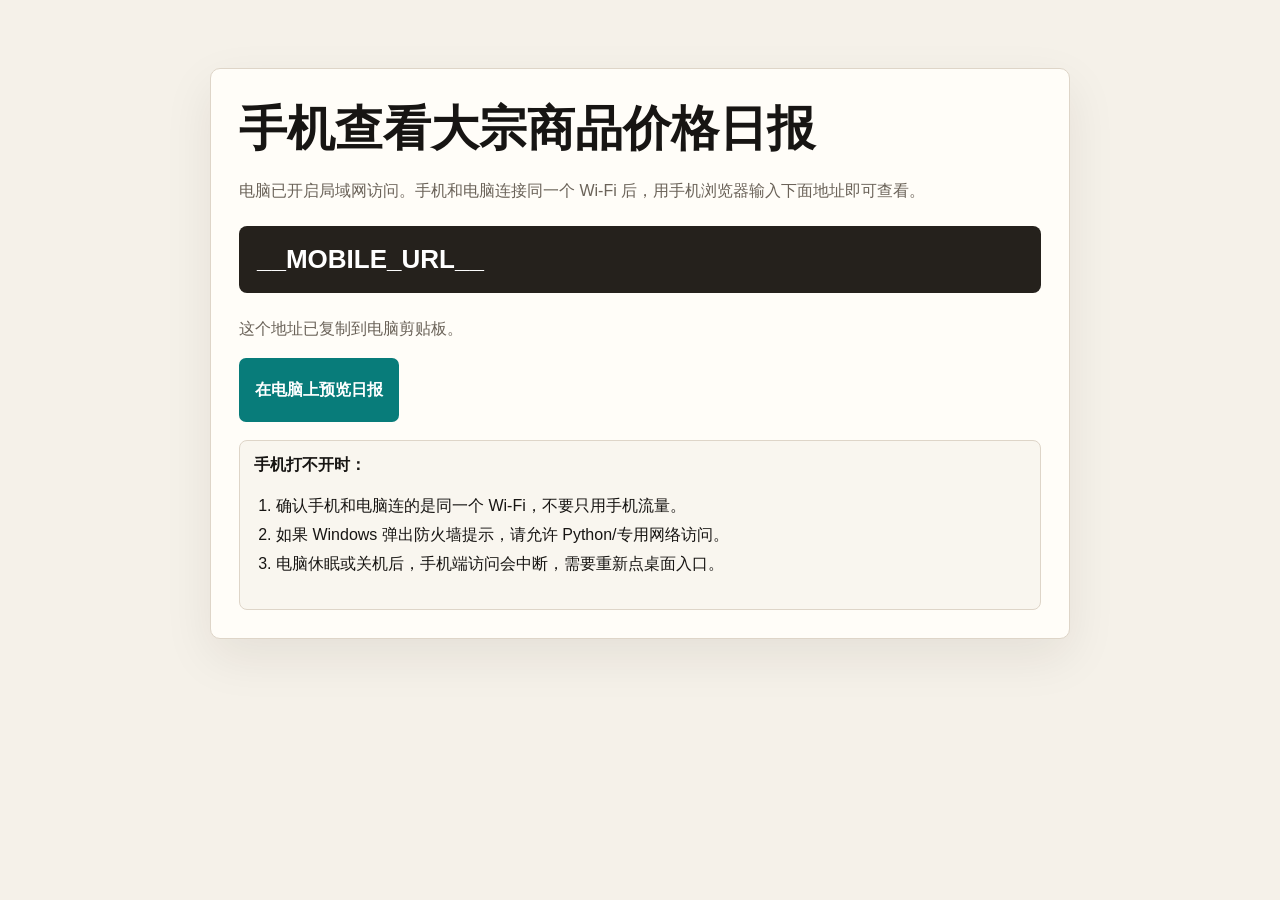
<file: mobile_access_template.html>
<!doctype html>
<html lang="zh-CN">
<head>
  <meta charset="utf-8">
  <meta name="viewport" content="width=device-width, initial-scale=1">
  <title>手机查看大宗商品价格日报</title>
  <style>
    body {
      margin: 0;
      font-family: "Microsoft YaHei", "PingFang SC", "Segoe UI", Arial, sans-serif;
      background: #f5f1e9;
      color: #171513;
    }
    main {
      max-width: 860px;
      margin: 40px auto;
      padding: 28px;
    }
    .card {
      background: #fffdf8;
      border: 1px solid #ded5c8;
      border-radius: 10px;
      box-shadow: 0 18px 50px rgba(36, 29, 18, .08);
      padding: 28px;
    }
    h1 {
      margin: 0 0 12px;
      font-size: clamp(28px, 6vw, 48px);
    }
    p {
      color: #6b6359;
      line-height: 1.7;
    }
    .url {
      margin: 22px 0;
      padding: 18px;
      background: #25211c;
      color: #fff;
      border-radius: 8px;
      font-size: clamp(18px, 3vw, 26px);
      font-weight: 800;
      word-break: break-all;
    }
    a.button {
      display: inline-flex;
      min-height: 44px;
      align-items: center;
      padding: 10px 16px;
      background: #087c7a;
      color: #fff;
      text-decoration: none;
      border-radius: 7px;
      font-weight: 800;
    }
    ol {
      line-height: 1.8;
      padding-left: 22px;
    }
    .note {
      margin-top: 18px;
      padding: 14px;
      background: #f9f6ef;
      border: 1px solid #ded5c8;
      border-radius: 8px;
    }
  </style>
</head>
<body>
  <main>
    <section class="card">
      <h1>手机查看大宗商品价格日报</h1>
      <p>电脑已开启局域网访问。手机和电脑连接同一个 Wi-Fi 后，用手机浏览器输入下面地址即可查看。</p>
      <div class="url">__MOBILE_URL__</div>
      <p>这个地址已复制到电脑剪贴板。</p>
      <a class="button" href="__LOCAL_PREVIEW__" target="_blank">在电脑上预览日报</a>
      <div class="note">
        <strong>手机打不开时：</strong>
        <ol>
          <li>确认手机和电脑连的是同一个 Wi-Fi，不要只用手机流量。</li>
          <li>如果 Windows 弹出防火墙提示，请允许 Python/专用网络访问。</li>
          <li>电脑休眠或关机后，手机端访问会中断，需要重新点桌面入口。</li>
        </ol>
      </div>
    </section>
  </main>
</body>
</html>
</file>
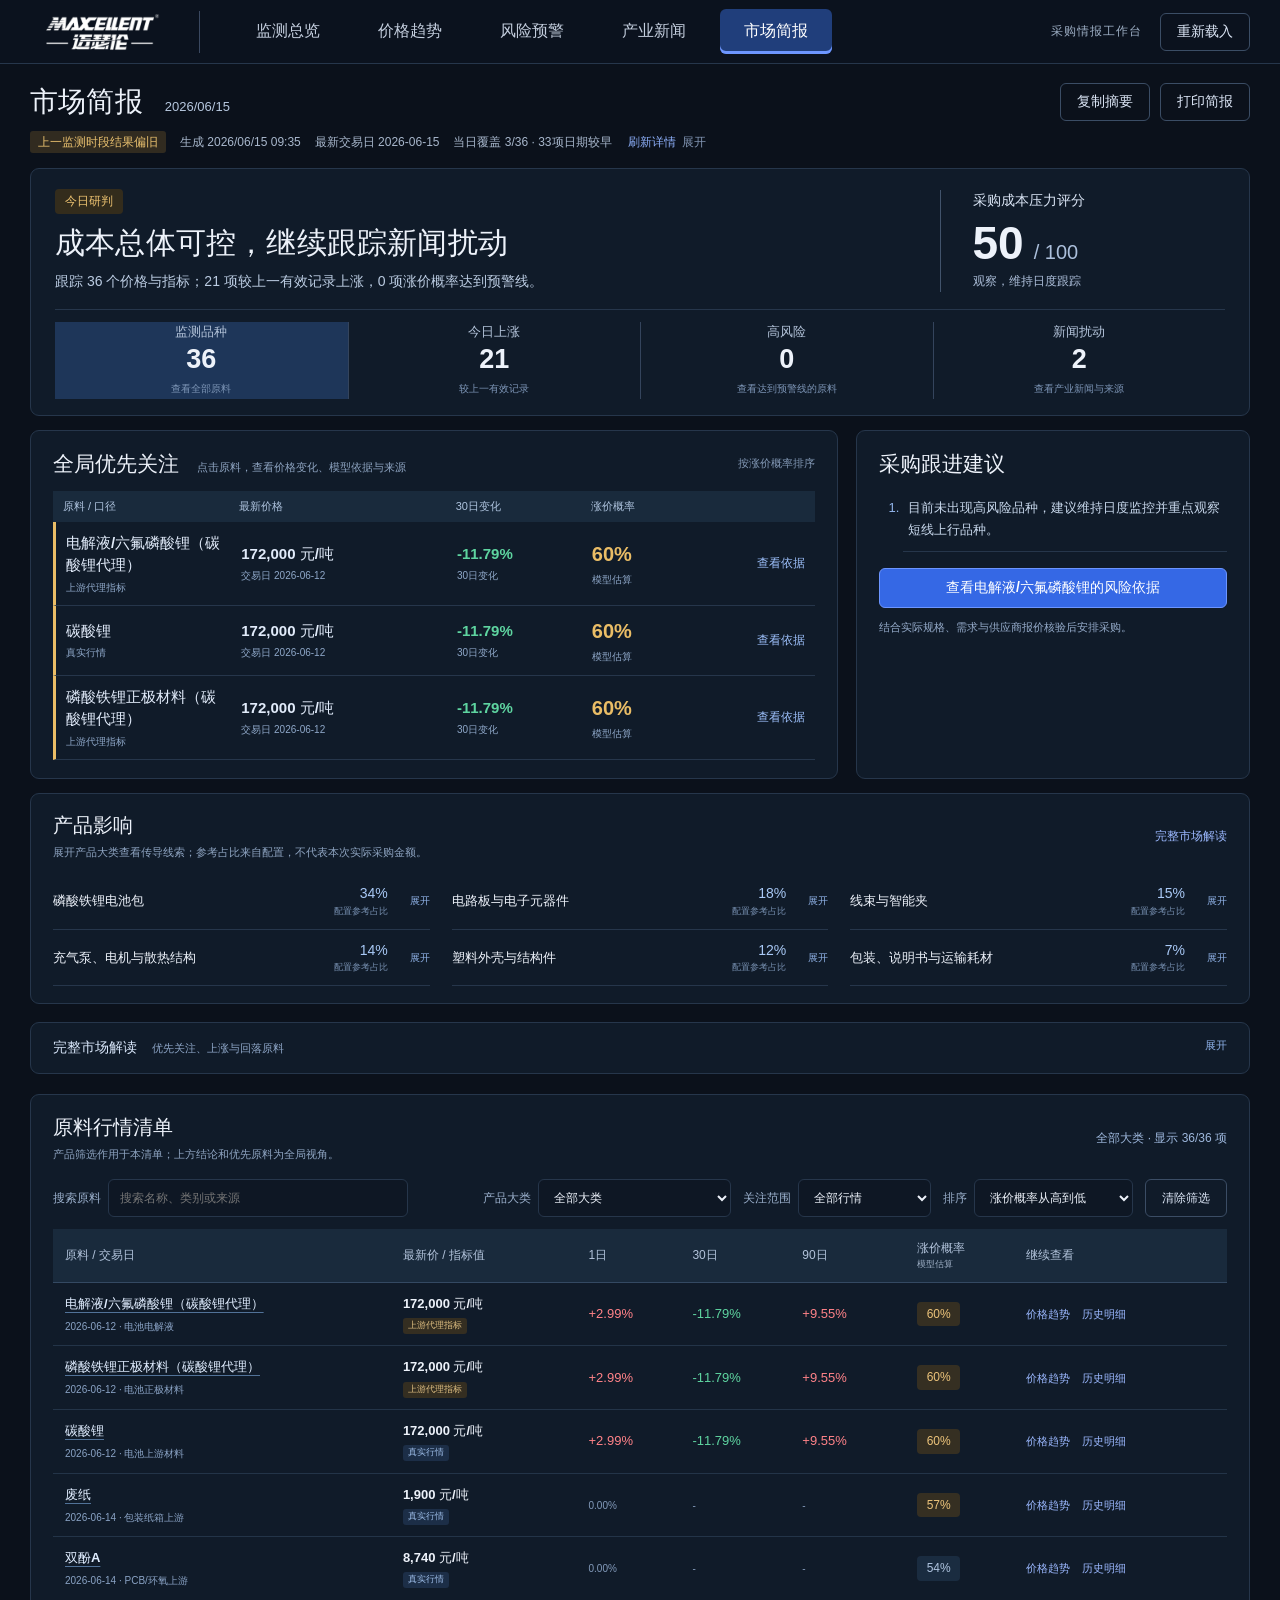
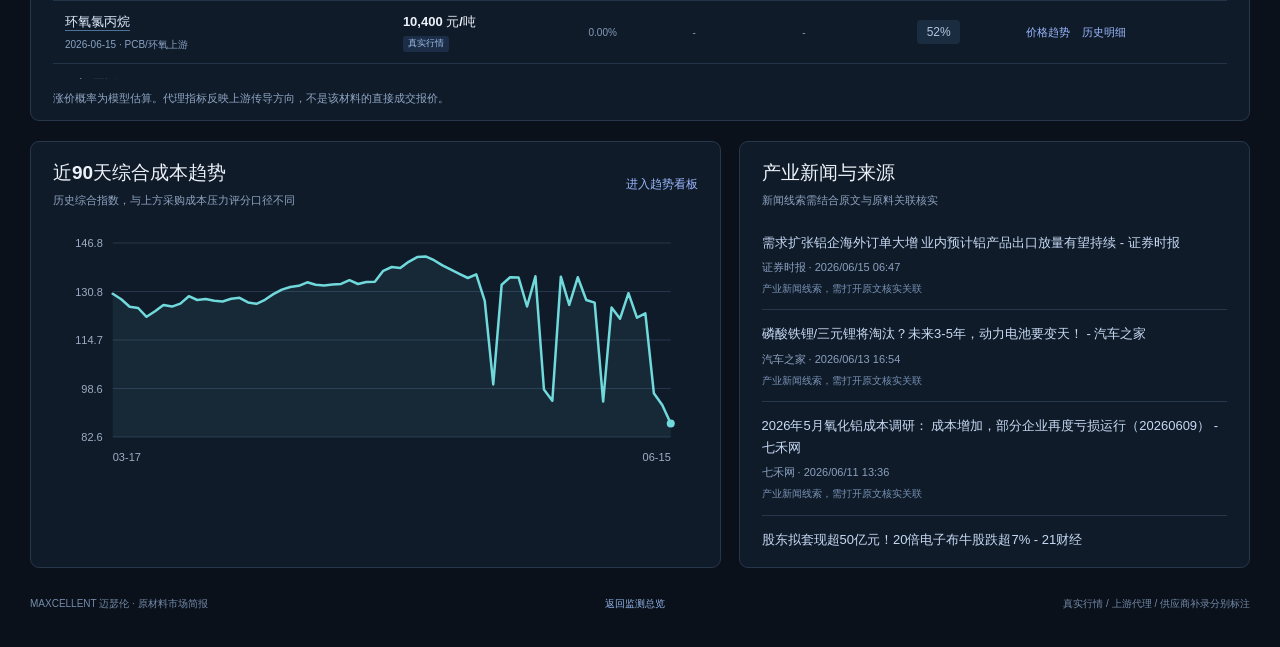
<file: dashboard/report.html>
<!doctype html>
<html lang="zh-CN">
  <head>
    <meta charset="utf-8" />
    <meta name="viewport" content="width=device-width, initial-scale=1" />
    <meta
      http-equiv="Cache-Control"
      content="no-cache, no-store, must-revalidate"
    />
    <title>迈瑟伦原材料市场简报</title>
    <link rel="icon" href="./assets/maxcellent-favicon.png" />
    <link rel="stylesheet" href="./styles.css?v=20261120-dark-9" />
    <link rel="stylesheet" href="./report.css?v=20261120-brief-2" />
  </head>
  <body class="report-page">
    <a class="skip-link" href="#briefFocusSection">跳到优先原料</a>
    <header class="masthead">
      <a
        class="brand-mark"
        href="./index.html"
        data-trend-nav="overview"
        aria-label="迈瑟伦监测总览"
        ><img
          src="./assets/maxcellent-logo-wordmark.png"
          alt="MAXCELLENT 迈瑟伦"
      /></a>
      <nav class="main-nav" aria-label="看板导航">
        <a href="./index.html" data-trend-nav="overview">监测总览</a
        ><a href="./index.html" data-trend-nav="chartSection">价格趋势</a
        ><a href="./index.html" data-trend-nav="riskSection">风险预警</a
        ><a href="./index.html" data-trend-nav="newsSection">产业新闻</a
        ><a class="active" href="#reportTop" aria-current="page">市场简报</a>
      </nav>
      <div class="masthead-actions">
        <span class="terminal-label">采购情报工作台</span
        ><button
          class="icon-button"
          id="reloadButton"
          title="重新载入已生成的行情，不触发采集"
        >
          重新载入
        </button>
      </div>
    </header>
    <main class="content report-content" id="reportTop">
      <header class="brief-page-heading">
        <div>
          <h1>市场简报</h1>
          <span id="briefDate" class="brief-date">原材料采购情报</span>
        </div>
        <div class="brief-page-actions">
          <button
            class="icon-button"
            id="copyBrief"
            title="复制包含日期、口径与采购关注点的全局摘要"
          >
            复制摘要</button
          ><button class="icon-button" id="printBrief">打印简报</button>
        </div>
      </header>
      <details class="freshness-details" id="refreshDetails">
        <summary>
          <span id="freshnessSummary">正在读取行情与刷新状态…</span
          ><span class="details-toggle">刷新详情</span>
        </summary>
        <p id="reportDate">正在读取今日价格与趋势</p>
        <section
          id="refreshWarningBanner"
          class="refresh-warning-banner"
          hidden
        ></section>
        <section class="refresh-status-strip" id="refreshStatusStrip">
          <article class="refresh-status-card">
            <span>当前状态</span><strong id="refreshStateLabel">正在读取</strong
            ><small id="refreshStateDetail"></small>
          </article>
          <article class="refresh-status-card">
            <span>刷新时间</span><strong id="refreshGeneratedAt">--</strong
            ><small id="refreshGeneratedAtDetail"></small>
          </article>
          <article class="refresh-status-card">
            <span>最新交易日</span><strong id="refreshTradingDate">--</strong
            ><small id="refreshTradingDateDetail"></small>
          </article>
          <article class="refresh-status-card">
            <span>下次计划刷新</span><strong id="refreshNextSlot">--</strong
            ><small id="refreshNextSlotDetail"></small>
          </article>
        </section>
      </details>
      <section class="brief-hero panel" aria-labelledby="briefHeadline">
        <div class="brief-hero-top">
          <div class="brief-hero-copy">
            <span class="brief-judgement-label">今日研判</span>
            <h2 id="briefHeadline">正在汇总今日市场</h2>
            <p id="briefLead">读取原料变化与采购关注点</p>
          </div>
          <div class="brief-score">
            <span>采购成本压力评分</span>
            <div><strong id="score">--</strong><span>/ 100</span></div>
            <small id="scoreText">正在读取</small>
          </div>
        </div>
        <section
          class="brief-metrics metric-grid"
          aria-label="按简报指标继续查看"
        >
          <button class="metric-card" data-brief-filter="all">
            <span>监测品种</span><strong id="tracked">--</strong
            ><small>查看全部原料</small></button
          ><button class="metric-card" data-brief-filter="rising">
            <span>今日上涨</span><strong id="rising">--</strong
            ><small>较上一有效记录</small></button
          ><button class="metric-card" data-brief-filter="high">
            <span>高风险</span><strong id="highRisk">--</strong
            ><small>查看达到预警线的原料</small></button
          ><button class="metric-card" data-brief-filter="news">
            <span>新闻扰动</span><strong id="newsRisk">--</strong
            ><small>查看产业新闻与来源</small>
          </button>
        </section>
      </section>
      <section class="brief-core-grid">
        <section class="panel brief-focus-panel" id="briefFocusSection">
          <div class="panel-heading">
            <div>
              <h2>全局优先关注</h2>
              <p class="section-hint">点击原料，查看价格变化、模型依据与来源</p>
            </div>
            <span class="subtle-label">按涨价概率排序</span>
          </div>
          <div id="priorityList" class="brief-priority-list"></div>
        </section>
        <section class="panel brief-action-panel">
          <div class="panel-heading"><h2>采购跟进建议</h2></div>
          <ol id="actions" class="brief-actions"></ol>
          <button id="briefPrimaryAction" class="primary-button">
            查看优先原料的风险依据
          </button>
          <p class="brief-action-note">
            结合实际规格、需求与供应商报价核验后安排采购。
          </p>
        </section>
      </section>
      <section class="panel component-panel" aria-labelledby="componentTitle">
        <div class="panel-heading">
          <div>
            <h2 id="componentTitle">产品影响</h2>
            <p class="section-hint">
              展开产品大类查看传导线索；参考占比来自配置，不代表本次实际采购金额。
            </p>
          </div>
          <a class="text-link" href="#marketReading">完整市场解读</a>
        </div>
        <div id="componentGrid" class="component-grid"></div>
      </section>
      <details class="panel brief-reading" id="marketReading">
        <summary>
          <span>完整市场解读</span><small>优先关注、上涨与回落原料</small>
        </summary>
        <div id="briefCards" class="brief-cards"></div>
      </details>
      <section class="panel brief-material-panel" id="materialSection">
        <div class="panel-heading">
          <div>
            <h2>原料行情清单</h2>
            <p class="section-hint">
              产品筛选作用于本清单；上方结论和优先原料为全局视角。
            </p>
          </div>
          <span id="briefResultCount" aria-live="polite"></span>
        </div>
        <div class="brief-toolbar">
          <label class="search-field"
            ><span>搜索原料</span
            ><input
              id="briefSearch"
              type="search"
              placeholder="搜索名称、类别或来源"
              autocomplete="off" /></label
          ><label
            ><span>产品大类</span
            ><select id="briefCategory">
              <option value="全部">全部</option>
            </select></label
          ><label
            ><span>关注范围</span
            ><select id="briefRiskFilter">
              <option value="all">全部行情</option>
              <option value="high">高风险 ≥65%</option>
              <option value="rising">今日上涨</option>
              <option value="news">有匹配新闻</option>
              <option value="real">真实行情</option>
              <option value="proxy">上游代理指标</option>
            </select></label
          ><label
            ><span>排序</span
            ><select id="briefSort">
              <option value="risk">涨价概率从高到低</option>
              <option value="change30">30日涨幅从高到低</option>
              <option value="name">原料名称</option>
            </select></label
          ><button id="briefReset" class="quiet-button">清除筛选</button>
        </div>
        <div id="visualTable" class="visual-table"></div>
        <p class="table-note">
          涨价概率为模型估算。代理指标反映上游传导方向，不是该材料的直接成交报价。
        </p>
      </section>
      <section class="brief-lower-grid">
        <section class="panel brief-chart-panel">
          <div class="panel-heading">
            <div>
              <h2>近90天综合成本趋势</h2>
              <p class="section-hint">
                历史综合指数，与上方采购成本压力评分口径不同
              </p>
            </div>
            <a data-trend-link="chart" href="./index.html">进入趋势看板</a>
          </div>
          <div class="brief-chart-wrap">
            <svg
              id="indexChart"
              viewBox="0 0 920 250"
              role="img"
              aria-label="近90天综合成本趋势"
            ></svg>
          </div>
        </section>
        <section class="panel" id="briefNewsSection">
          <div class="panel-heading">
            <div>
              <h2>产业新闻与来源</h2>
              <p class="section-hint">新闻线索需结合原文与原料关联核实</p>
            </div>
          </div>
          <div id="newsList" class="news-list"></div>
        </section>
      </section>
      <footer class="brand-footer">
        <span>MAXCELLENT 迈瑟伦 · 原材料市场简报</span
        ><a data-trend-link="overview" href="./index.html">返回监测总览</a
        ><span>真实行情 / 上游代理 / 供应商补录分别标注</span>
      </footer>
    </main>
    <dialog
      id="briefDetailDialog"
      class="detail-dialog"
      aria-labelledby="briefDetailTitle"
    >
      <div class="detail-header">
        <div>
          <p class="eyebrow">MATERIAL INSIGHT</p>
          <h2 id="briefDetailTitle">原料详情</h2>
        </div>
        <button
          id="briefDetailClose"
          class="icon-button"
          aria-label="关闭原料详情"
        >
          关闭
        </button>
      </div>
      <div id="briefDetailBody" class="detail-body"></div>
      <div class="detail-footer">
        <a id="briefDetailTrend" class="primary-button" href="./index.html"
          >查看价格趋势</a
        ><a id="briefDetailHistory" class="icon-button" href="./index.html"
          >查看历史明细</a
        ><small>打开对应原料的看板与历史，继续核对价格和日期。</small>
      </div>
    </dialog>
    <div
      id="briefToast"
      class="brief-toast"
      role="status"
      aria-live="polite"
      hidden
    ></div>
    <!-- runtime-loader:start -->
    <script>
      (function () {
        var stamp = new Date()
          .toISOString()
          .replace(/[-:TZ.]/g, "")
          .slice(0, 14);
        var PUBLIC_DATA_URL =
          "https://chefkang.github.io/commodity-monitor/data.js";
        var PUBLIC_HOST_RE = /(^|\.)chefkang\.github\.io$/i;
        var PUBLIC_LAG_TOLERANCE_MS = 3 * 60 * 1000;

        function loadScript(src, onload, attrs, onerror) {
          var script = document.createElement("script");
          script.src = src;
          script.async = false;
          if (attrs) {
            Object.keys(attrs).forEach(function (key) {
              script.setAttribute(key, attrs[key]);
            });
          }
          var finished = false;
          var complete = function (ok) {
            if (finished) return;
            finished = true;
            clearTimeout(timer);
            if (ok) {
              if (onload) onload();
            } else {
              script.remove();
              if (onerror) onerror();
            }
          };
          var timer = onerror
            ? setTimeout(function () {
                complete(false);
              }, 4500)
            : null;
          script.onload = function () {
            complete(true);
          };
          script.onerror = function () {
            complete(false);
          };
          document.body.appendChild(script);
        }

        function parseGeneratedAtMs(payload) {
          var value =
            payload && payload.generated_at
              ? Date.parse(payload.generated_at)
              : NaN;
          return Number.isFinite(value) ? value : null;
        }

        function latestCount(payload) {
          return payload && Array.isArray(payload.latest)
            ? payload.latest.length
            : 0;
        }

        function shouldCheckPublicData() {
          var protocol = String(window.location.protocol || "").toLowerCase();
          var hostname = String(window.location.hostname || "").toLowerCase();
          if (protocol === "file:") {
            return true;
          }
          if (!hostname) {
            return true;
          }
          return !PUBLIC_HOST_RE.test(hostname);
        }

        function shouldPreferCandidate(basePayload, candidatePayload) {
          var baseGeneratedAt = parseGeneratedAtMs(basePayload);
          var candidateGeneratedAt = parseGeneratedAtMs(candidatePayload);

          if (candidateGeneratedAt !== null && baseGeneratedAt === null) {
            return true;
          }

          if (
            candidateGeneratedAt !== null &&
            baseGeneratedAt !== null &&
            candidateGeneratedAt > baseGeneratedAt + PUBLIC_LAG_TOLERANCE_MS
          ) {
            return true;
          }

          if (latestCount(candidatePayload) !== latestCount(basePayload)) {
            if (candidateGeneratedAt === null) {
              return baseGeneratedAt === null;
            }
            return (
              baseGeneratedAt === null ||
              candidateGeneratedAt >= baseGeneratedAt
            );
          }

          return false;
        }

        function ensurePreferredDataSource(continueLoad) {
          var localPayload = window.COMMODITY_MONITOR_DATA || {};
          var checkPublicData = shouldCheckPublicData();

          window.COMMODITY_MONITOR_RUNTIME = {
            check_public_data: checkPublicData,
            public_data_url: PUBLIC_DATA_URL,
            public_lag_tolerance_ms: PUBLIC_LAG_TOLERANCE_MS,
            data_source: checkPublicData ? "local" : "public",
            data_source_label: checkPublicData ? "本地副本" : "公网实时结果",
            data_source_reason: "",
          };

          if (!checkPublicData) {
            continueLoad();
            return;
          }

          loadScript(
            PUBLIC_DATA_URL + "?ts=" + stamp,
            function () {
              var publicPayload = window.COMMODITY_MONITOR_DATA || {};
              if (shouldPreferCandidate(localPayload, publicPayload)) {
                window.COMMODITY_MONITOR_RUNTIME.data_source = "public";
                window.COMMODITY_MONITOR_RUNTIME.data_source_label =
                  "公网同步结果";
                window.COMMODITY_MONITOR_RUNTIME.data_source_reason =
                  "当前页面自动优先使用比本地副本更新的公网结果。";
              } else {
                window.COMMODITY_MONITOR_DATA = localPayload;
              }
              continueLoad();
            },
            null,
            function () {
              window.COMMODITY_MONITOR_DATA = localPayload;
              continueLoad();
            },
          );
        }

        loadScript("./data.js?ts=" + stamp, function () {
          ensurePreferredDataSource(function () {
            loadScript("./report.js?v=20261120-brief-2&ts=" + stamp);
          });
        });
      })();
    </script>
    <!-- runtime-loader:end -->
  </body>
</html>
</file>
<file: dashboard/styles.css>
:root {
  color-scheme: dark;
  --bg: #0b111b;
  --surface: #101b29;
  --surface-alt: #142132;
  --ink: #edf2fa;
  --text: #edf2fa;
  --muted: #9daec4;
  --line: #26364b;
  --teal: #5386ff;
  --accent: #70d9db;
  --blue: #5386ff;
  --green: #5ed4a0;
  --red: #ff8288;
  --amber: #eabd66;
  --shadow: none;
  --shadow-hover: none;
  font-family: "Segoe UI", "Microsoft YaHei", "PingFang SC", Arial, sans-serif;
  font-synthesis: none;
  font-size: 14px;
}
* {
  box-sizing: border-box;
}
html {
  scroll-behavior: smooth;
  scroll-padding-top: 96px;
}
body {
  margin: 0;
  background: var(--bg);
  color: var(--ink);
  line-height: 1.55;
}
button,
input,
select {
  font: inherit;
}
button,
a,
input,
select,
summary {
  -webkit-tap-highlight-color: transparent;
}
button,
select,
summary {
  cursor: pointer;
}
a {
  color: #9bb8ff;
  text-decoration: none;
}
a:hover {
  color: #c5d5ff;
  text-decoration: underline;
}
button {
  color: var(--ink);
}
button:focus-visible,
a:focus-visible,
input:focus-visible,
select:focus-visible,
summary:focus-visible,
svg:focus-visible {
  outline: 2px solid var(--accent);
  outline-offset: 4px;
}
button:disabled {
  opacity: 0.45;
  cursor: not-allowed;
}
button {
  transition:
    background 0.16s,
    border-color 0.16s,
    color 0.16s;
}
input,
select {
  min-height: 38px;
  border: 1px solid var(--line);
  border-radius: 6px;
  padding: 0 11px;
  color: var(--ink);
  background: #0e1724;
  max-width: 100%;
}
input:hover,
select:hover {
  border-color: #52688a;
}
select {
  padding-right: 28px;
}
h1,
h2,
h3,
h4,
p {
  margin: 0;
}
h1 {
  font-size: 27px;
  line-height: 1.4;
  letter-spacing: 0.2px;
}
h2 {
  font-size: 19px;
  line-height: 1.4;
  font-weight: 650;
}
h3 {
  font-size: 16px;
}
h4 {
  font-size: 14px;
}
small {
  font-size: 12px;
  color: var(--muted);
}
[hidden] {
  display: none !important;
}
.skip-link {
  position: fixed;
  left: 20px;
  top: -100px;
  z-index: 3000;
  background: var(--teal);
  color: white;
  padding: 12px;
}
.skip-link:focus {
  top: 10px;
}
.masthead {
  height: 76px;
  position: sticky;
  top: 0;
  z-index: 40;
  display: flex;
  align-items: center;
  gap: 32px;
  padding: 0 30px;
  background: #0b121e;
  border-bottom: 1px solid var(--line);
}
.brand-mark {
  display: flex;
  width: 170px;
  flex-shrink: 0;
  padding-right: 24px;
  border-right: 1px solid #3a4860;
}
.brand-mark img {
  width: 100%;
  height: 51px;
  object-fit: contain;
  filter: brightness(0) invert(1);
}
.main-nav {
  display: flex;
  gap: 10px;
  height: 100%;
  align-items: center;
}
.main-nav a {
  padding: 12px 24px;
  border-radius: 6px;
  color: #c4cede;
  font-size: 16px;
  font-weight: 600;
  text-decoration: none;
}
.main-nav a.active {
  background: #203e7b;
  color: #fff;
  box-shadow: inset 0 -3px #6d96ff;
}
.main-nav a:hover {
  background: #19283f;
}
.masthead-actions {
  margin-left: auto;
  display: flex;
  align-items: center;
  gap: 10px;
}
.terminal-label {
  color: var(--muted);
  margin-right: 8px;
  font-size: 12px;
  letter-spacing: 1px;
}
.icon-button,
.quiet-button {
  display: inline-flex;
  align-items: center;
  justify-content: center;
  min-height: 38px;
  padding: 0 16px;
  border: 1px solid #3b4d65;
  border-radius: 6px;
  background: transparent;
  color: #dce6f6;
  white-space: nowrap;
  text-decoration: none;
}
.icon-button:hover,
.quiet-button:hover {
  background: #1c2c42;
  border-color: #7295c9;
  text-decoration: none;
}
.primary-button {
  display: inline-flex;
  align-items: center;
  justify-content: center;
  min-height: 42px;
  padding: 0 22px;
  border: 1px solid #6c95ff;
  border-radius: 6px;
  background: #3568e5;
  color: white;
  font-weight: 600;
}
.primary-button:hover {
  background: #315fc9;
}
.content {
  width: 100%;
  max-width: 2040px;
  padding: 24px 30px 20px;
  margin: auto;
}
.page-heading {
  display: flex;
  align-items: center;
  justify-content: space-between;
  gap: 20px;
}
.eyebrow {
  font-size: 10px;
  letter-spacing: 1.5px;
  color: #8296b2;
  margin-bottom: 4px;
}
.workspace-badge {
  font-size: 12px;
  border: 1px solid var(--line);
  padding: 4px 10px;
  border-radius: 4px;
  color: #a3b8d6;
}
.freshness-details {
  margin: 10px 0 18px;
}
.freshness-details > summary {
  display: flex;
  align-items: center;
  gap: 16px;
  list-style: none;
  font-size: 12px;
  color: #a8b7cc;
  min-height: 24px;
}
.freshness-details > summary::-webkit-details-marker {
  display: none;
}
.details-toggle {
  color: #8daff9;
  white-space: nowrap;
}
.details-toggle:after {
  content: "展开";
  margin-left: 6px;
  color: #8194b2;
}
.freshness-details[open] .details-toggle:after {
  content: "收起";
}
.freshness-details[open] {
  padding: 12px 14px;
  border: 1px solid var(--line);
  border-radius: 6px;
  background: #101925;
}
.freshness-details[open] > summary {
  margin-bottom: 12px;
}
.freshness-details > p {
  font-size: 12px;
  color: var(--muted);
  margin: 8px 0;
}
.freshness-details .freshness-badge,
.freshness-summary-badge {
  background: #352d1f;
  color: #f0c56e;
  padding: 3px 7px;
  border-radius: 4px;
  margin-right: 8px;
}
.refresh-status-strip {
  display: grid;
  grid-template-columns: repeat(4, minmax(0, 1fr));
  gap: 18px;
  padding: 14px 0;
}
.refresh-status-card + article {
  border-left: 1px solid var(--line);
  padding-left: 18px;
}
.refresh-status-card span {
  font-size: 12px;
  color: var(--muted);
}
.refresh-status-card strong {
  display: block;
  font-size: 15px;
  margin: 6px 0;
}
.refresh-status-card small {
  display: block;
  line-height: 1.6;
}
.refresh-warning-banner {
  border-left: 3px solid var(--amber);
  padding: 12px 16px;
  background: #292519;
  font-size: 12px;
}
.refresh-warning-banner ul {
  padding-left: 20px;
  margin: 5px 0;
}
.category-nav {
  display: flex;
  gap: 10px;
  margin-bottom: 20px;
  overflow: auto;
  padding-bottom: 2px;
}
.category-nav button {
  white-space: nowrap;
  border: 1px solid #344960;
  border-radius: 6px;
  min-height: 39px;
  padding: 0 20px;
  background: transparent;
  color: #c0cede;
  font-size: 13px;
}
.category-nav button.active {
  background: #2d56ad;
  border-color: #6088e7;
  color: #fff;
}
.category-nav button:hover {
  background: #1d314c;
}
.category-nav button.active:hover {
  background: #3562c1;
}
.main-grid {
  display: grid;
  grid-template-columns: minmax(0, 2.12fr) minmax(330px, 1fr);
  gap: 20px;
  margin-bottom: 20px;
}
.panel {
  min-width: 0;
  background: var(--surface);
  border: 1px solid var(--line);
  border-radius: 9px;
  padding: 20px 22px;
  margin-bottom: 20px;
}
.main-grid > .panel {
  margin-bottom: 0;
}
.panel-heading {
  display: flex;
  align-items: center;
  justify-content: space-between;
  gap: 16px;
  margin-bottom: 12px;
}
.panel-heading select {
  max-width: 310px;
  min-width: 180px;
  font-size: 12px;
}
.subtle-label {
  color: #8399b6;
  font-size: 11px;
}
.chart-topline {
  display: flex;
  gap: 18px;
  justify-content: space-between;
  align-items: center;
  margin-top: 18px;
}
.segmented {
  display: flex;
  gap: 6px;
  flex-shrink: 0;
  flex-wrap: wrap;
}
.segmented button {
  border: 1px solid #3a4b63;
  background: #111e2e;
  border-radius: 6px;
  min-height: 35px;
  padding: 0 13px;
  font-size: 12px;
  color: #c1cfe1;
}
.segmented button.active {
  background: #3568e5;
  border-color: #6993ff;
  color: #fff;
}
.segmented button:hover {
  background: #284471;
}
.chart-summary {
  display: flex;
  align-items: center;
  gap: 25px;
  min-width: 0;
  flex-wrap: wrap;
}
.chart-summary article {
  min-width: 0;
}
.chart-summary span {
  display: block;
  color: var(--muted);
  font-size: 11px;
}
.chart-summary strong {
  font-size: 19px;
  font-variant-numeric: tabular-nums;
  white-space: nowrap;
  line-height: 1.25;
  display: block;
  margin: 5px 0;
}
.chart-summary article:first-child strong {
  font-size: 40px;
  font-weight: 650;
  letter-spacing: 0.3px;
}
.chart-summary small {
  display: block;
  font-size: 10px;
}
.chart-summary article:nth-child(n + 3) {
  display: none;
}
.chart-wrap {
  position: relative;
  min-height: 0;
  margin-top: 18px;
}
.chart-wrap svg {
  display: block;
  width: 100%;
  height: 300px;
  outline-offset: -2px;
}
.chart-help {
  color: #8299b6;
  font-size: 11px;
  line-height: 1.5;
  margin: 9px 0 14px;
}
.chart-tooltip {
  position: absolute;
  pointer-events: none;
  background: #20354d;
  border: 1px solid #6084ac;
  padding: 8px 12px;
  border-radius: 5px;
  color: #fff;
  font-size: 12px;
  z-index: 3;
  box-shadow: 0 6px 20px #0004;
  white-space: nowrap;
}
.chart-tooltip strong,
.chart-tooltip span {
  display: block;
}
.chart-hover-line {
  stroke: #8bb0d8;
}
.metric-grid {
  display: grid;
  grid-template-columns: repeat(4, 1fr);
  border-top: 1px solid var(--line);
  padding-top: 14px;
  gap: 0;
  margin-top: 12px;
}
.metric-card {
  min-width: 0;
  border: 0;
  background: none;
  text-align: center;
  padding: 1px 10px 0;
  border-radius: 0;
}
.metric-card + button {
  border-left: 1px solid #34445c;
}
.metric-card span {
  display: block;
  color: #b2c2d8;
  font-size: 12px;
}
.metric-card strong {
  font-size: 26px;
  line-height: 1.35;
  display: block;
  font-weight: 600;
  font-variant-numeric: tabular-nums;
}
.metric-card small {
  font-size: 10px;
  color: #7c94b5;
}
.metric-card:hover {
  background: #172e48;
}
.metric-card.active,
.metric-card[aria-pressed="true"] {
  background: #1e3659;
}
.decision-card.primary {
  background: transparent;
  padding: 0 0 14px;
  border-bottom: 1px solid var(--line);
}
.decision-card.primary strong {
  font-size: 16px;
  color: var(--amber);
  display: block;
  background: #332d20;
  border-radius: 5px;
  padding: 7px 10px;
  margin-bottom: 10px;
}
.decision-card p {
  font-size: 12px;
  line-height: 1.7;
  color: #b9c7db;
}
.focus-summary {
  margin: 13px 0 5px;
}
.focus-summary > span,
.action-summary > span {
  font-size: 11px;
  color: #9eafd0;
}
.focus-summary > strong {
  display: block;
  font-size: 13px;
  font-weight: 550;
  margin: 5px 0;
}
.focus-summary p {
  display: none;
}
.risk-list {
  max-height: 136px;
  overflow: auto;
  margin: 6px 0 12px;
}
.risk-item {
  margin: 0;
  border-bottom: 1px solid #25374a;
  border-left: 2px solid #4b7299;
  padding: 7px 10px;
}
.risk-item.high {
  border-left-color: var(--red);
}
.risk-item.medium {
  border-left-color: var(--amber);
}
.risk-item h4 {
  font-size: 13px;
  display: flex;
  gap: 8px;
  align-items: center;
}
.risk-item p {
  font-size: 11px;
  color: #97aac4;
  margin-top: 3px;
  line-height: 1.5;
}
.risk-item p:nth-of-type(n + 2) {
  display: none;
}
.risk-item-button {
  width: 100%;
  background: none;
  border: 0;
  text-align: left;
  padding: 0;
  color: inherit;
}
.risk-item-button:hover {
  color: #a4d9ff;
}
.risk-item-button strong {
  font-size: 14px;
}
.action-summary {
  border-top: 1px solid var(--line);
  padding-top: 10px;
}
.action-summary h3 {
  font-size: 14px;
  margin: 3px 0;
  color: #e0eafb;
}
.action-summary p {
  font-size: 12px;
  color: #aabdd4;
  margin-bottom: 10px;
  line-height: 1.6;
}
.action-summary .primary-button {
  width: 100%;
  min-height: 38px;
  font-size: 13px;
}
.pressure-block {
  display: flex;
  align-items: center;
  gap: 12px;
  border-top: 1px solid var(--line);
  padding-top: 14px;
  margin-top: 14px;
  flex-wrap: wrap;
}
.pressure-block > span {
  font-size: 12px;
}
.pressure-block strong {
  font-size: 30px;
  font-weight: 650;
  line-height: 1;
}
.pressure-block small {
  font-size: 11px;
  flex: 1;
  min-width: 70px;
}
.table-panel {
  padding-bottom: 12px;
}
.section-hint {
  font-size: 11px;
  color: #8ea4c1;
  margin-top: 5px;
}
.panel-heading #resultCount {
  font-size: 12px;
  color: #a0b8db;
  white-space: nowrap;
}
.table-toolbar {
  display: flex;
  align-items: end;
  gap: 14px;
  margin: 16px 0;
}
.table-toolbar label {
  display: flex;
  align-items: center;
  gap: 9px;
  min-width: 0;
  font-size: 12px;
  color: #9bb0cc;
}
.search-field {
  flex: 1;
}
.search-field input {
  width: 100%;
  max-width: 310px;
}
.table-toolbar select {
  font-size: 12px;
}
.table-toolbar .quiet-button {
  font-size: 12px;
  margin-left: auto;
}
.table-wrap {
  overflow: auto;
  max-height: 440px;
  scrollbar-width: thin;
  scrollbar-color: #435a79 #121e2b;
}
.table-wrap table {
  min-width: 1080px;
}
table {
  border-collapse: collapse;
  width: 100%;
  font-size: 12px;
  text-align: left;
}
thead {
  position: sticky;
  top: 0;
  z-index: 2;
  background: #192a3c;
}
th {
  color: #b2c3db;
  font-size: 11px;
  font-weight: 500;
  padding: 10px 12px;
  white-space: nowrap;
  border-bottom: 1px solid #344962;
}
th small {
  display: block;
  font-size: 9px;
}
td {
  padding: 11px 12px;
  border-bottom: 1px solid #233448;
  vertical-align: middle;
  font-variant-numeric: tabular-nums;
}
td strong {
  font-weight: 550;
  white-space: nowrap;
}
tr:hover td {
  background: #182a41;
}
tr.selected td,
tr.is-selected td {
  background: #1a3456;
}
.material-link {
  border: 0;
  padding: 0;
  background: none;
  color: #e0edff;
  font-weight: 600;
  text-align: left;
  font-size: 13px;
  text-decoration: underline;
  text-decoration-color: #517298;
  text-underline-offset: 4px;
}
.material-link:hover {
  color: var(--accent);
  text-decoration-color: var(--accent);
}
td .neutral {
  font-size: 10px;
  color: #839bbb;
}
.tag {
  font-size: 10px;
  color: #a1b4d1;
}
.positive {
  color: var(--red);
}
.negative {
  color: var(--green);
}
.neutral {
  color: var(--muted);
}
.probability {
  display: inline-flex;
  min-width: 43px;
  justify-content: center;
  padding: 3px 6px;
  border-radius: 4px;
  background: #1a2c40;
  color: #afc4df;
  font-size: 12px;
}
.probability.high {
  color: #ff999e;
  background: #3d242f;
}
.probability.medium {
  color: #edc47b;
  background: #352f22;
}
.basis-badge {
  display: inline-block;
  padding: 1px 5px;
  border-radius: 3px;
  font-size: 9px;
  font-weight: 400;
  white-space: nowrap;
  margin-top: 4px;
  color: #9cbce7;
  background: #1c2e47;
}
.basis-badge.proxy {
  background: #342e21;
  color: #dfbf82;
}
.basis-badge.manual {
  background: #24382e;
  color: #9ad5b1;
}
.source-cell {
  font-size: 10px;
  min-width: 140px;
  color: #99afce;
}
.source-cell span:not(.basis-badge) {
  margin-left: 5px;
}
.source-cell small {
  display: block;
  font-size: 9px;
  margin-top: 2px;
}
.table-note {
  font-size: 10px;
  color: #8fa6c5;
  margin-top: 11px;
}
.filter-empty,
.empty {
  text-align: center;
  padding: 28px;
  color: var(--muted);
}
.filter-empty button {
  display: inline-flex;
  margin-top: 10px;
}
.empty strong {
  display: block;
  color: var(--ink);
}
.history-section {
  padding: 0;
  overflow: hidden;
}
.history-panel {
  background: var(--surface);
}
.history-head {
  display: flex;
  align-items: start;
  justify-content: space-between;
  gap: 22px;
  padding: 18px 22px;
  border-bottom: 1px solid var(--line);
}
.history-head h3 {
  font-size: 18px;
  margin-top: 4px;
}
.history-head .eyebrow {
  font-size: 10px;
}
.history-tools {
  display: flex;
  align-items: center;
  gap: 9px;
  justify-content: flex-end;
  flex-wrap: wrap;
}
.history-tools label {
  display: flex;
  gap: 6px;
  align-items: center;
  color: var(--muted);
  font-size: 11px;
}
.history-tools input {
  width: 137px;
  font-size: 11px;
}
.history-tools button,
.history-export-actions button {
  min-height: 34px;
  border: 1px solid #3e5473;
  border-radius: 5px;
  background: #15243a;
  padding: 0 12px;
  color: #ceddf1;
  font-size: 12px;
}
.history-tools .history-export-button {
  background: #2f60d4;
  color: white;
  border-color: #5485ee;
}
.history-tools #historyMeta {
  width: 100%;
  font-size: 10px;
  color: #8ca3c2;
  text-align: right;
}
.history-export-options {
  padding: 11px 22px;
  border-bottom: 1px solid var(--line);
  font-size: 12px;
}
.history-export-options summary {
  color: #a7bedf;
}
.history-export-options p {
  font-size: 11px;
  color: #8fa5c3;
  margin: 8px 0;
}
.history-export-actions {
  display: flex;
  gap: 8px;
  margin: 8px 0;
}
.history-export-material-list {
  display: grid;
  grid-template-columns: repeat(auto-fit, minmax(180px, 1fr));
  gap: 5px;
  max-height: 200px;
  overflow: auto;
  padding: 8px;
  background: #0c1623;
}
.history-export-material-list label {
  display: flex;
  align-items: center;
  gap: 5px;
  color: #acbdd6;
  font-size: 11px;
}
.history-export-material-list input {
  min-height: 16px;
  accent-color: var(--teal);
}
.history-table-wrap {
  max-height: 320px;
  overflow: auto;
}
.history-table td {
  font-size: 11px;
}
.history-table td small {
  display: block;
  font-size: 10px;
}
.history-close-expand {
  display: none;
}
.history-panel.is-expanded {
  position: fixed;
  inset: 0;
  z-index: 2000;
  margin: 0;
  display: flex;
  flex-direction: column;
  width: 100vw;
  height: 100dvh;
  border: 1px solid #586d8e;
  border-radius: 0;
}
.history-panel.is-expanded .history-head {
  padding-right: 180px;
}
.history-panel.is-expanded .history-table-wrap {
  flex: 1;
  max-height: none;
  min-height: 0;
}
.history-panel.is-expanded .history-close-expand {
  display: block;
  position: absolute;
  top: 20px;
  right: 22px;
  background: #243957;
  border: 1px solid #6388b8;
  color: white;
  border-radius: 5px;
  padding: 8px 12px;
  cursor: pointer;
}
body.history-expanded {
  overflow: hidden;
}
.bottom-grid {
  display: grid;
  grid-template-columns: 1.4fr 1fr;
  gap: 20px;
}
.bottom-grid .panel {
  padding: 20px;
}
.bucket-grid {
  display: grid;
  grid-template-columns: repeat(2, minmax(0, 1fr));
  gap: 18px;
}
.bucket {
  padding-bottom: 14px;
  border-bottom: 1px solid var(--line);
}
.bucket-head {
  display: flex;
  justify-content: space-between;
  gap: 15px;
}
.bucket-head h4 {
  font-size: 13px;
}
.bucket-head strong {
  font-size: 12px;
  color: #8fbcff;
}
.bucket p {
  font-size: 11px;
  color: #8ea5c5;
  margin: 8px 0;
  line-height: 1.7;
}
.bucket-pressure {
  font-size: 10px;
  color: #a6bddb;
  display: flex;
  justify-content: space-between;
  gap: 8px;
}
.chips {
  display: flex;
  gap: 5px;
  flex-wrap: wrap;
  margin-top: 8px;
}
.chip {
  border: 1px solid #334962;
  border-radius: 4px;
  padding: 3px 7px;
  font-size: 10px;
  background: #14263c;
  color: #adc6e8;
  display: inline-flex;
}
.chip:hover {
  background: #23446c;
}
.news-feed {
  max-height: 530px;
  overflow: auto;
}
.news-item {
  border-bottom: 1px solid var(--line);
  padding: 13px 0;
}
.news-item a {
  font-size: 12px;
  line-height: 1.7;
  color: #c7daf5;
}
.news-item span {
  display: block;
  color: #8ba0bf;
  font-size: 10px;
  margin-top: 5px;
}
.watch-grid {
  display: grid;
  grid-template-columns: repeat(3, minmax(0, 1fr));
  gap: 20px;
}
.watch-item {
  border-bottom: 1px solid var(--line);
  padding: 8px 0 16px;
}
.watch-item h4 {
  font-size: 13px;
}
.watch-item p {
  color: #91a6c3;
  font-size: 11px;
  line-height: 1.7;
  margin: 7px 0;
}
.quote-block {
  border-top: 1px solid var(--line);
  padding-top: 8px;
  font-size: 11px;
}
.quote-meta {
  color: #91c4ac;
  font-size: 10px;
}
.quote-meta small {
  font-size: 10px;
  display: block;
}
.quote-table td,
.quote-table th {
  padding: 7px 5px;
  font-size: 10px;
}
.brand-footer {
  display: flex;
  justify-content: space-between;
  gap: 20px;
  color: #738baa;
  font-size: 10px;
  padding: 8px 0 16px;
}
.brand-footer a {
  color: #90b3e7;
}
.detail-dialog {
  position: fixed;
  inset: 0 0 0 auto;
  margin: 0;
  width: min(640px, 100vw);
  height: 100dvh;
  max-height: 100dvh;
  max-width: 100vw;
  border: 0;
  border-left: 1px solid #3b506e;
  background: #101b29;
  color: var(--ink);
  padding: 0;
  box-shadow: -20px 0 65px #0005;
  overflow: hidden;
}
.detail-dialog[open] {
  display: flex;
  flex-direction: column;
}
.detail-dialog::backdrop {
  background: rgb(2 8 17 / 65%);
}
.detail-header {
  display: flex;
  align-items: center;
  justify-content: space-between;
  gap: 20px;
  padding: 22px 28px;
  border-bottom: 1px solid var(--line);
  flex-shrink: 0;
}
.detail-header h2 {
  font-size: 24px;
}
.detail-header .eyebrow {
  font-size: 10px;
  margin-bottom: 7px;
}
.detail-body {
  padding: 22px 28px;
  overflow: auto;
  min-height: 0;
  flex: 1;
  overscroll-behavior: contain;
}
.detail-body p {
  color: #aabed7;
  font-size: 13px;
  line-height: 1.8;
}
.detail-body section,
.detail-section {
  padding: 17px 0;
  border-bottom: 1px solid var(--line);
}
.detail-body h3 {
  font-size: 15px;
  margin-bottom: 10px;
}
.detail-body h4 {
  margin: 10px 0;
}
.detail-meta {
  font-size: 12px;
  color: #9eb3d0;
  display: flex;
  gap: 10px;
  align-items: center;
  flex-wrap: wrap;
}
.detail-price {
  font-size: 36px;
  font-weight: 600;
  line-height: 1.35;
  margin: 15px 0;
  letter-spacing: 0.3px;
  font-variant-numeric: tabular-nums;
}
.detail-price small {
  font-size: 14px;
}
.detail-risk {
  color: var(--red);
  font-size: 22px;
  font-weight: 600;
}
.detail-metrics {
  display: grid;
  grid-template-columns: repeat(4, 1fr);
  gap: 10px;
  margin: 20px 0;
}
.detail-metrics article,
.detail-metrics > div {
  padding: 5px 10px;
  border-left: 1px solid var(--line);
}
.detail-metrics span {
  display: block;
  font-size: 11px;
  color: #8ea8c9;
}
.detail-metrics strong {
  font-size: 18px;
  font-variant-numeric: tabular-nums;
  display: block;
  margin-top: 5px;
}
.detail-body ul {
  padding-left: 20px;
  color: #b7c9df;
  font-size: 13px;
  line-height: 1.9;
}
.detail-body li + li {
  margin-top: 5px;
}
.detail-evidence {
  color: #b8cde6;
  line-height: 1.8;
  font-size: 13px;
}
.detail-note {
  font-size: 11px !important;
  color: #8fa6c5 !important;
}
.detail-buckets {
  display: flex;
  flex-wrap: wrap;
  gap: 7px;
}
.detail-buckets span {
  border: 1px solid #3c5471;
  padding: 3px 8px;
  border-radius: 4px;
  font-size: 12px;
}
.detail-news a {
  color: #bfd5f5;
}
.detail-news small {
  display: block;
  margin-top: 5px;
}
.detail-footer {
  flex-shrink: 0;
  display: flex;
  gap: 12px;
  flex-wrap: wrap;
  border-top: 1px solid var(--line);
  padding: 18px 28px;
  background: #101b29;
}
.detail-footer button {
  flex: 1;
  min-height: 42px;
}
.detail-footer small {
  width: 100%;
  text-align: center;
  font-size: 10px;
}
.detail-body dl {
  display: grid;
  grid-template-columns: 100px 1fr;
  gap: 8px;
  font-size: 12px;
}
.detail-body dt {
  color: #8fa7c7;
}
.detail-body dd {
  margin: 0;
  color: #c4d4e9;
}
@media (min-width: 1680px) {
  .content {
    padding: 24px 32px;
  }
  .chart-wrap svg {
    height: 320px;
  }
  .chart-topline {
    margin-top: 22px;
  }
  .main-grid {
    grid-template-columns: minmax(0, 2.12fr) minmax(400px, 1fr);
  }
  .risk-list {
    max-height: 154px;
  }
  .panel {
    padding: 22px 24px;
  }
  .chart-summary article:first-child strong {
    font-size: 44px;
  }
  .main-nav a {
    padding: 12px 30px;
  }
}
@media (max-width: 1200px) {
  .terminal-label {
    display: none;
  }
  .masthead {
    gap: 16px;
    padding: 0 20px;
  }
  .main-nav {
    gap: 0;
  }
  .main-nav a {
    padding: 11px 15px;
    font-size: 14px;
  }
  .content {
    padding: 22px 20px;
  }
  .main-grid {
    grid-template-columns: minmax(0, 1.6fr) minmax(300px, 1fr);
    gap: 14px;
  }
  .panel {
    padding: 17px;
  }
  .chart-topline {
    flex-direction: column;
    align-items: start;
  }
  .chart-wrap svg {
    height: 270px;
  }
  .chart-summary {
    gap: 20px;
  }
  .metric-card small {
    display: none;
  }
  .table-toolbar {
    flex-wrap: wrap;
  }
  .history-head {
    flex-direction: column;
  }
  .history-tools {
    justify-content: flex-start;
  }
  .history-tools #historyMeta {
    text-align: left;
  }
  .bucket-grid {
    grid-template-columns: 1fr;
  }
  .main-nav a.active {
    box-shadow: none;
  }
  .bottom-grid {
    grid-template-columns: 1fr 1fr;
  }
}
@media (max-width: 900px) {
  h1 {
    font-size: 23px;
  }
  .masthead {
    flex-wrap: wrap;
    height: auto;
    padding: 12px 18px;
    gap: 10px;
  }
  .brand-mark {
    width: 140px;
  }
  .brand-mark img {
    height: 35px;
  }
  .main-nav {
    order: 3;
    width: 100%;
    justify-content: space-between;
  }
  .main-nav a {
    padding: 9px 12px;
    font-size: 13px;
  }
  .masthead-actions {
    gap: 6px;
  }
  .masthead-actions .icon-button {
    font-size: 11px;
    padding: 0 10px;
    min-height: 33px;
  }
  .content {
    padding: 18px;
  }
  .page-heading .workspace-badge {
    display: none;
  }
  .eyebrow {
    font-size: 9px;
  }
  .freshness-details > summary {
    align-items: start;
    font-size: 11px;
    gap: 8px;
  }
  .freshness-details > summary > span:first-child {
    flex: 1;
  }
  .category-nav {
    gap: 7px;
    margin-top: 14px;
  }
  .category-nav button {
    padding: 0 13px;
    min-height: 35px;
    font-size: 12px;
  }
  .main-grid {
    grid-template-columns: 1fr;
  }
  .chart-topline {
    flex-direction: row;
    align-items: center;
  }
  .chart-wrap svg {
    height: 280px;
  }
  .decision-panel .risk-list {
    max-height: 170px;
  }
  .bottom-grid {
    grid-template-columns: 1fr;
  }
  .watch-grid {
    grid-template-columns: repeat(2, 1fr);
  }
  .refresh-status-strip {
    grid-template-columns: repeat(2, 1fr);
  }
  .table-toolbar label {
    flex-wrap: wrap;
    gap: 4px;
  }
  .table-toolbar .search-field {
    flex-basis: 100%;
  }
  .search-field input {
    max-width: none;
  }
  .table-toolbar select {
    min-width: 150px;
  }
  .brand-footer span:last-child {
    display: none;
  }
  .panel-heading #resultCount {
    font-size: 10px;
  }
}
@media (max-width: 580px) {
  h1 {
    font-size: 20px;
  }
  .content {
    padding: 15px 12px;
  }
  .panel {
    padding: 16px 13px;
  }
  .chart-topline {
    flex-direction: column;
    align-items: start;
    gap: 12px;
  }
  .chart-summary article:first-child strong {
    font-size: 34px;
  }
  .chart-summary article:nth-child(2) strong {
    font-size: 18px;
  }
  .chart-summary {
    gap: 25px;
  }
  .chart-wrap svg {
    height: 225px;
  }
  .chart-help {
    font-size: 10px;
  }
  .panel-heading {
    align-items: start;
    gap: 8px;
  }
  .panel-heading h2 {
    font-size: 17px;
  }
  .panel-heading select {
    min-width: 100px;
    width: 145px;
    font-size: 10px;
  }
  .segmented button {
    font-size: 11px;
    padding: 0 10px;
    min-height: 32px;
  }
  .metric-card span {
    font-size: 10px;
  }
  .metric-card strong {
    font-size: 23px;
  }
  .table-toolbar {
    gap: 10px;
  }
  .table-toolbar .quiet-button {
    margin-left: 0;
    font-size: 11px;
    min-height: 34px;
  }
  .table-toolbar label {
    font-size: 10px;
    flex: 1;
  }
  .table-toolbar select {
    min-width: 0;
    width: 100%;
    font-size: 11px;
  }
  .table-toolbar .search-field {
    flex: 1 1 100%;
  }
  .table-toolbar label > span {
    display: block;
    width: 100%;
  }
  .section-hint {
    max-width: 250px;
  }
  .history-head {
    padding: 15px;
  }
  .history-tools {
    gap: 7px;
  }
  .history-tools input {
    width: 130px;
  }
  .watch-grid {
    grid-template-columns: 1fr;
  }
  .bucket-grid {
    grid-template-columns: 1fr;
  }
  .detail-header {
    padding: 18px 20px;
  }
  .detail-body {
    padding: 18px 20px;
  }
  .detail-price {
    font-size: 30px;
  }
  .detail-metrics {
    gap: 2px;
  }
  .detail-metrics article,
  .detail-metrics > div {
    padding: 4px 6px;
  }
  .detail-metrics strong {
    font-size: 15px;
  }
  .detail-footer {
    padding: 15px 20px;
  }
  .detail-footer button {
    font-size: 12px;
    padding: 0 12px;
  }
  .workspace-badge {
    display: none;
  }
  .history-panel.is-expanded .history-head {
    padding-right: 15px;
    padding-top: 65px;
  }
  .history-panel.is-expanded .history-close-expand {
    top: 12px;
    right: 15px;
  }
  .refresh-status-strip {
    grid-template-columns: 1fr;
  }
  .refresh-status-card + article {
    border-left: 0;
    border-top: 1px solid var(--line);
    padding: 12px 0 0;
  }
  .brand-footer {
    font-size: 9px;
  }
  .detail-header h2 {
    font-size: 22px;
  }
}
@media (prefers-reduced-motion: reduce) {
  html {
    scroll-behavior: auto;
  }
  * {
    transition: none !important;
  }
}

/* Evidence drawer and connected risk list. */
#freshnessSummary {
  display: flex;
  align-items: center;
  flex-wrap: wrap;
  column-gap: 14px;
  row-gap: 4px;
}
.freshness-state {
  color: #eac16f;
  background: #312b20;
  padding: 2px 8px;
  border-radius: 3px;
}
.risk-item-button {
  display: block;
  width: 100%;
  padding: 8px 10px;
  border: 0;
  border-left: 2px solid #5b789b;
  border-bottom: 1px solid #27394f;
  background: none;
  text-align: left;
  line-height: 1.5;
}
.risk-item-button.high {
  border-left-color: var(--red);
}
.risk-item-button.medium {
  border-left-color: var(--amber);
}
.risk-item-button:hover {
  background: #192d45;
}
.risk-item-head {
  display: flex;
  align-items: center;
  justify-content: space-between;
  gap: 10px;
}
.risk-item-head strong {
  font-size: 14px;
}
.risk-item-head > span {
  color: var(--red);
  font-weight: 650;
  font-size: 17px;
}
.risk-item-label {
  color: #8fa7c6;
  font-size: 10px;
  display: inline-block;
  margin-right: 7px;
}
.risk-item-price {
  font-size: 11px;
  color: #bfd0e8;
  display: flex;
  justify-content: space-between;
  gap: 12px;
}
.risk-item-news,
.risk-item-action {
  display: none;
}
.detail-hero {
  display: grid;
  grid-template-columns: 1.4fr 1fr;
  gap: 20px;
  padding-bottom: 20px !important;
}
.detail-hero > div > span {
  display: block;
  font-size: 11px;
  color: #a0b5d1;
}
.detail-hero strong {
  display: block;
  font-size: 28px;
  line-height: 1.5;
  font-weight: 650;
  font-variant-numeric: tabular-nums;
  margin-top: 8px;
}
.detail-hero strong.high {
  color: var(--red);
}
.detail-hero strong.medium {
  color: var(--amber);
}
.detail-hero small {
  display: block;
  font-size: 10px;
}
.detail-facts {
  display: block !important;
}
.detail-facts > div {
  display: grid;
  grid-template-columns: 80px 1fr;
  gap: 14px;
  padding: 5px 0;
}
.detail-buckets {
  display: block;
}
.detail-buckets article {
  padding: 0 0 10px;
}
.detail-buckets article strong {
  font-size: 12px;
  border: 1px solid #385272;
  border-radius: 4px;
  display: inline-flex;
  padding: 3px 9px;
}
.detail-buckets p {
  font-size: 11px;
  margin-top: 6px;
}
.detail-muted {
  font-size: 11px !important;
  color: #8da5c5 !important;
  margin-top: 6px !important;
}
.detail-caution {
  font-size: 11px !important;
  color: #d4bb89 !important;
  margin-top: 9px !important;
}
.detail-body ol {
  padding-left: 18px;
  color: #b9cde8;
  font-size: 12px;
  line-height: 1.9;
}
.detail-metrics strong .positive {
  color: var(--red);
  font-size: inherit;
}
.detail-metrics strong .negative {
  color: var(--green);
  font-size: inherit;
}
.detail-metrics strong .neutral {
  color: var(--muted);
  font-size: inherit;
}
.section-highlight {
  outline: 2px solid #70d9db;
  outline-offset: 3px;
}
.filter-empty button {
  background: #274777;
  border: 1px solid #5786c3;
  border-radius: 5px;
  color: white;
  padding: 7px 12px;
  margin-left: 12px;
}
.priority-row:first-child .material-link {
  color: #fff;
}
.detail-body .basis-badge {
  font-size: 10px;
}
@media (max-width: 580px) {
  .detail-hero strong {
    font-size: 22px;
  }
  .detail-hero {
    gap: 10px;
    grid-template-columns: 1.3fr 1fr;
  }
  #freshnessSummary {
    column-gap: 9px;
  }
  .freshness-state {
    font-size: 10px;
  }
}

/* Keep monitoring, the action rail and the first market rows visible together. */
@media (min-width: 901px) {
  .masthead {
    height: 64px;
  }
  .brand-mark img {
    height: 42px;
  }
  .main-nav a {
    padding-top: 10px;
    padding-bottom: 10px;
  }
  .content {
    padding-top: 18px;
  }
  .page-heading > .eyebrow,
  .page-heading .eyebrow {
    display: none;
  }
  .page-heading h1 {
    font-size: 26px;
  }
  .freshness-details {
    margin: 6px 0 12px;
  }
  .category-nav {
    min-height: 36px;
    margin-bottom: 14px;
  }
  .category-nav button {
    min-height: 35px;
  }
  .panel {
    padding: 18px 22px;
  }
  .panel-heading {
    margin-bottom: 10px;
  }
  .chart-topline {
    margin-top: 10px;
  }
  .chart-summary article:first-child strong {
    font-size: 42px;
    line-height: 1.08;
    margin: 3px 0;
  }
  .chart-summary article:first-child small {
    display: none;
  }
  .chart-summary article:nth-child(2) strong {
    font-size: 20px;
  }
  .chart-summary article:nth-child(2) small {
    font-size: 9px;
    max-width: 190px;
  }
  .chart-wrap {
    margin-top: 12px;
  }
  .chart-wrap svg {
    height: 238px;
  }
  .chart-help {
    font-size: 10px;
    line-height: 1.4;
    margin: 7px 0 9px;
  }
  .metric-grid {
    padding-top: 10px;
    margin-top: 9px;
  }
  .metric-card strong {
    font-size: 25px;
    line-height: 1.3;
  }
  .metric-card small {
    font-size: 9px;
  }
  .decision-card.primary {
    padding-bottom: 10px;
  }
  .decision-card.primary strong {
    font-size: 15px;
    padding: 5px 9px;
    margin-bottom: 7px;
  }
  .decision-card p {
    font-size: 12px;
    line-height: 1.55;
  }
  .focus-summary {
    margin: 9px 0 4px;
  }
  .focus-summary > strong {
    display: none;
  }
  .risk-list {
    max-height: 134px;
    margin: 4px 0 9px;
  }
  .risk-item-button {
    padding: 6px 9px;
  }
  .risk-item-label {
    font-size: 9px;
  }
  .risk-item-head strong {
    font-size: 13px;
  }
  .risk-item-head > span {
    font-size: 15px;
  }
  .risk-item-price {
    font-size: 10px;
  }
  .risk-item-price + .risk-item-label {
    display: none;
  }
  .action-summary {
    padding-top: 8px;
  }
  .action-summary h3 {
    display: none;
  }
  .action-summary p {
    font-size: 11px;
    line-height: 1.55;
    margin: 4px 0 8px;
  }
  .action-summary .primary-button {
    min-height: 35px;
    font-size: 12px;
  }
  .pressure-block {
    padding-top: 10px;
    margin-top: 10px;
  }
  .pressure-block strong {
    font-size: 28px;
  }
  .pressure-block small {
    font-size: 10px;
  }
  .main-grid {
    gap: 18px;
    margin-bottom: 18px;
  }
  .table-toolbar {
    margin: 12px 0;
    gap: 12px;
  }
  .table-toolbar input,
  .table-toolbar select {
    min-height: 34px;
  }
  .table-panel .panel-heading {
    margin-bottom: 8px;
  }
  .section-hint {
    font-size: 10px;
  }
  .table-toolbar .quiet-button {
    min-height: 34px;
  }
  .table-panel {
    padding-bottom: 10px;
  }
  .table-panel td {
    padding: 9px 12px;
  }
}

.chart-summary strong span {
  font-size: inherit;
  line-height: inherit;
  color: inherit;
}
.chart-summary strong .negative {
  color: var(--green);
}
.chart-summary strong .positive {
  color: var(--red);
}
.chart-summary[data-mode="material"] article:first-child strong {
  font-size: 28px;
}
.chart-summary[data-mode="material"] article:first-child small {
  display: block;
  font-size: 10px;
}
.chart-summary[data-mode="material"] {
  gap: 20px;
}
.detail-hero > div:first-child strong {
  white-space: normal;
  font-size: 26px;
}
@media (max-width: 580px) {
  .chart-summary[data-mode="material"] article:first-child strong {
    font-size: 22px;
  }
  .detail-hero > div:first-child strong {
    font-size: 22px;
  }
}

.chart-wrap svg {
  height: 230px;
  aspect-ratio: auto;
}
.chart-panel .panel-heading {
  margin-bottom: 5px;
}
.chart-panel .chart-help {
  margin-bottom: 6px;
}
@media (max-width: 580px) {
  .chart-wrap svg {
    height: 225px;
  }
  .risk-item-button {
    min-height: 70px;
  }
  .main-nav a {
    min-height: 38px;
  }
  .category-nav button {
    min-height: 38px;
  }
  .detail-footer button {
    min-height: 44px;
  }
}

/* Readable terminal typography and a clear leading alert. */
@media (min-width: 901px) {
  .content {
    padding-top: 14px;
  }
  .page-heading h1 {
    font-size: 28px;
  }
  .category-nav {
    margin-bottom: 12px;
  }
  .panel-heading h2 {
    font-size: 20px;
  }
  .chart-summary article:first-child strong {
    font-size: 48px;
  }
  .chart-summary span {
    font-size: 12px;
  }
  .chart-summary article:nth-child(2) strong {
    font-size: 22px;
  }
  .chart-summary article:nth-child(2) small {
    font-size: 10px;
  }
  .chart-help {
    font-size: 11px;
  }
  .metric-card span {
    font-size: 13px;
  }
  .metric-card strong {
    font-size: 28px;
  }
  .metric-card small {
    font-size: 10px;
  }
  .decision-card.primary strong {
    font-size: 16px;
  }
  .decision-card p {
    font-size: 13px;
  }
  .focus-summary > span,
  .action-summary > span {
    font-size: 12px;
  }
  .risk-list {
    max-height: 168px;
    scrollbar-width: thin;
  }
  .risk-item-button {
    padding: 7px 10px;
  }
  .risk-item-head strong {
    font-size: 14px;
  }
  .risk-item-head > span {
    font-size: 18px;
  }
  .risk-item-button:first-child .risk-item-head strong {
    font-size: 19px;
  }
  .risk-item-button:first-child .risk-item-head > span {
    font-size: 28px;
    line-height: 1.25;
  }
  .risk-item-button:first-child .risk-item-label {
    font-size: 11px;
  }
  .risk-item-button:first-child .risk-item-price {
    font-size: 12px;
  }
  .risk-item-button:not(:first-child) .risk-item-label,
  .risk-item-button:not(:first-child) .risk-item-price {
    display: none;
  }
  .action-summary p {
    font-size: 12px;
  }
  .action-summary .primary-button {
    font-size: 13px;
    min-height: 38px;
  }
  .pressure-block > span {
    font-size: 13px;
  }
  .pressure-block strong {
    font-size: 32px;
  }
  .pressure-block small {
    font-size: 11px;
  }
  .table-toolbar {
    margin: 8px 0 10px;
  }
  .table-toolbar label {
    font-size: 12px;
  }
  .table-panel th {
    font-size: 12px;
  }
  .table-panel td {
    font-size: 13px;
  }
  .table-panel .material-link {
    font-size: 14px;
  }
  .section-hint {
    font-size: 11px;
  }
  .table-note {
    font-size: 11px;
  }
}
.detail-header h2 {
  font-size: 27px;
}
.detail-body p {
  font-size: 14px;
}
.detail-hero > div > span {
  font-size: 12px;
}
.detail-hero > div:first-child strong {
  font-size: 30px;
}
.detail-hero strong {
  font-size: 32px;
}
.detail-body h3 {
  font-size: 16px;
}
.detail-meta {
  font-size: 12px;
}
.detail-muted,
.detail-caution {
  font-size: 12px !important;
}
.detail-body ol {
  font-size: 14px;
  line-height: 1.85;
}
.detail-body dl {
  font-size: 13px;
}
.detail-buckets article strong {
  font-size: 13px;
}
.detail-buckets p {
  font-size: 12px;
}
.detail-metrics span {
  font-size: 12px;
}
.detail-metrics strong {
  font-size: 20px;
}
.detail-footer small {
  font-size: 11px;
}
@media (max-width: 580px) {
  .detail-header h2 {
    font-size: 24px;
  }
  .detail-hero > div:first-child strong {
    font-size: 23px;
  }
  .detail-hero strong {
    font-size: 25px;
  }
  .detail-metrics strong {
    font-size: 17px;
  }
  .detail-meta {
    font-size: 11px;
  }
  .detail-metrics span {
    font-size: 10px;
  }
}

body:has(.detail-dialog[open]) {
  overflow: hidden;
}
.category-nav {
  scrollbar-width: thin;
  scrollbar-color: #435977 #101925;
}
@media (max-width: 900px) {
  html {
    scroll-padding-top: 124px;
  }
}

@media (min-width: 1400px) {
  .table-panel {
    display: grid;
    grid-template-columns: minmax(360px, 0.8fr) minmax(750px, 1.4fr);
    column-gap: 24px;
    row-gap: 12px;
  }
  .table-panel > .panel-heading {
    margin: 0;
    min-width: 0;
  }
  .table-panel > .table-toolbar {
    margin: 0;
    gap: 10px;
    min-width: 0;
  }
  .table-panel > .table-wrap,
  .table-panel > .table-note {
    grid-column: 1/-1;
  }
  .table-panel > .table-note {
    margin: 0;
  }
  .table-panel .search-field > span {
    position: absolute;
    width: 1px;
    height: 1px;
    overflow: hidden;
    clip-path: inset(50%);
    white-space: nowrap;
  }
  .table-panel .search-field input {
    min-width: 150px;
    width: 100%;
  }
}

@media (max-width: 580px) {
  .main-nav {
    display: grid;
    grid-template-columns: repeat(5, minmax(0, 1fr));
    gap: 3px;
  }
  .main-nav a {
    padding: 9px 4px;
    min-height: 38px;
    text-align: center;
    white-space: nowrap;
    font-size: 12px;
  }
}
</file>
<file: dashboard/report.css>
/* The market brief shares the dashboard shell and tokens from styles.css. */
.report-content {
  padding-top: 18px;
}
.brief-page-heading {
  display: flex;
  align-items: center;
  justify-content: space-between;
  gap: 20px;
  min-height: 40px;
}
.brief-page-heading > div:first-child {
  display: flex;
  align-items: baseline;
  gap: 22px;
  min-width: 0;
}
.brief-page-heading h1 {
  font-size: 28px;
  line-height: 1.3;
  white-space: nowrap;
}
.brief-date {
  font-size: 13px;
  color: #b7c8df;
}
.brief-page-actions {
  display: flex;
  gap: 10px;
  flex-shrink: 0;
}
.report-page .freshness-details {
  margin: 8px 0 14px;
}
.brief-hero {
  padding: 20px 24px 16px;
  margin-bottom: 18px;
}
.brief-hero-top {
  display: grid;
  grid-template-columns: minmax(0, 3fr) minmax(220px, 1fr);
  gap: 28px;
  align-items: center;
}
.brief-judgement-label {
  display: inline-block;
  color: #f0c572;
  background: #332c1c;
  padding: 3px 10px;
  border-radius: 4px;
  font-size: 12px;
  font-weight: 600;
}
.brief-hero-copy h2 {
  font-size: 30px;
  line-height: 1.35;
  margin: 9px 0 7px;
  font-weight: 650;
  letter-spacing: 0.2px;
}
.brief-hero-copy p {
  color: #bbcce2;
  font-size: 14px;
  line-height: 1.65;
}
.brief-score {
  border-left: 1px solid #41536b;
  padding-left: 32px;
}
.brief-score > span {
  color: #dbe6f6;
  font-size: 14px;
  font-weight: 550;
}
.brief-score > div {
  display: flex;
  align-items: baseline;
  gap: 10px;
  margin: 5px 0 0;
}
.brief-score strong {
  font-size: 46px;
  line-height: 1.15;
  font-variant-numeric: tabular-nums;
  font-weight: 650;
}
.brief-score > div > span {
  color: #acc0dc;
  font-size: 20px;
}
.brief-score small {
  font-size: 12px;
  color: #aec0db;
}
.brief-metrics {
  margin-top: 16px;
  padding-top: 12px;
}
.brief-metrics .metric-card {
  padding: 0 14px;
  min-height: 57px;
}
.brief-metrics .metric-card span {
  font-size: 13px;
}
.brief-metrics .metric-card strong {
  font-size: 27px;
  line-height: 1.3;
}
.brief-metrics .metric-card small {
  font-size: 10px;
}
.brief-core-grid {
  display: grid;
  grid-template-columns: minmax(0, 2.05fr) minmax(320px, 1fr);
  gap: 18px;
  margin-bottom: 18px;
}
.brief-core-grid > .panel {
  margin: 0;
  padding: 18px 22px;
}
.brief-focus-panel .panel-heading {
  margin-bottom: 12px;
}
.brief-focus-panel h2,
.brief-action-panel h2 {
  font-size: 21px;
}
.brief-priority-list {
  min-width: 0;
}
.brief-priority-labels,
.brief-priority-item {
  display: grid;
  grid-template-columns:
    minmax(130px, 1fr) minmax(180px, 1.25fr) minmax(100px, 0.75fr)
    minmax(115px, 0.8fr) 70px;
  align-items: center;
  column-gap: 14px;
}
.brief-priority-labels {
  padding: 7px 10px;
  background: #192a3c;
  color: #afc4df;
  font-size: 11px;
}
.brief-priority-item {
  width: 100%;
  padding: 12px 10px;
  text-align: left;
  border: 0;
  border-bottom: 1px solid var(--line);
  border-left: 3px solid transparent;
  background: transparent;
  color: #e1ebfa;
  font-size: 14px;
  min-height: 70px;
}
.brief-priority-item.high {
  border-left-color: var(--red);
}
.brief-priority-item.medium {
  border-left-color: var(--amber);
}
.brief-priority-item:hover {
  background: #192c44;
}
.brief-priority-item strong {
  font-size: 15px;
  font-weight: 600;
  line-height: 1.5;
  display: block;
}
.brief-priority-head small,
.brief-priority-meta small,
.brief-priority-change small,
.brief-priority-risk small {
  display: block;
  font-size: 10px;
  color: #8fa8c9;
  margin-top: 3px;
  font-weight: 400;
}
.brief-priority-risk > strong {
  font-size: 20px;
  color: var(--amber);
}
.brief-priority-item.high .brief-priority-risk > strong {
  color: var(--red);
}
.brief-priority-change > strong {
  font-size: 15px;
}
.brief-priority-change > strong > span {
  font-size: inherit;
}
.brief-priority-action {
  text-align: right;
  color: #9dc0fb;
  font-size: 12px;
}
.brief-actions {
  margin: 0 0 16px;
  padding-left: 24px;
  color: #c8d8ec;
  max-height: 192px;
  overflow: auto;
  scrollbar-width: thin;
}
.brief-actions li {
  padding: 8px 0 10px 5px;
  border-bottom: 1px solid var(--line);
  font-size: 13px;
  line-height: 1.7;
}
.brief-actions li::marker {
  color: #91b4e9;
  font-variant-numeric: tabular-nums;
}
.action-evidence {
  display: inline-flex;
  margin-top: 5px;
  border: 0;
  padding: 0;
  background: none;
  color: #9dbfff;
  font-size: 11px;
  text-decoration: underline;
  text-underline-offset: 3px;
}
.brief-action-panel .primary-button {
  width: 100%;
  min-height: 40px;
  font-size: 14px;
}
.brief-action-note {
  font-size: 11px;
  color: #96accb;
  line-height: 1.7;
  margin-top: 10px;
}
.component-panel {
  margin-bottom: 18px;
  padding: 17px 22px;
}
.component-panel .panel-heading {
  margin-bottom: 12px;
}
.component-panel h2 {
  font-size: 20px;
}
.component-panel .text-link {
  font-size: 12px;
  white-space: nowrap;
}
.component-grid {
  display: grid;
  grid-template-columns: repeat(3, minmax(0, 1fr));
  gap: 0 22px;
}
.component-card {
  min-width: 0;
  border-bottom: 1px solid var(--line);
  padding: 10px 0;
}
.component-head {
  display: flex;
  justify-content: space-between;
  align-items: center;
  gap: 14px;
  list-style: none;
  cursor: pointer;
}
.component-head::-webkit-details-marker {
  display: none;
}
.component-head:after {
  content: "展开";
  color: #90b3e8;
  font-size: 10px;
  margin-left: 8px;
}
.component-card[open] .component-head:after {
  content: "收起";
}
.component-head h3 {
  font-size: 13px;
  line-height: 1.5;
  font-weight: 550;
  flex: 1;
}
.component-head > span {
  display: inline-block;
  color: #a9c9f6;
  font-size: 14px;
  text-align: right;
}
.component-head small {
  font-size: 9px;
  display: block;
  color: #7891b2;
}
.component-card.is-active {
  border-bottom-color: #6d9cff;
}
.component-card > p {
  font-size: 12px;
  color: #9bb1cd;
  line-height: 1.8;
  margin-top: 12px;
}
.component-meta {
  display: flex;
  flex-direction: column;
  gap: 7px;
  color: #b6c8e2;
  font-size: 11px;
  margin: 10px 0;
}
.component-meta .material-link {
  font-size: 12px;
}
.component-filter {
  min-height: 33px;
  border: 1px solid #3c587c;
  border-radius: 5px;
  background: #172b46;
  color: #b7d2fa;
  padding: 0 11px;
  font-size: 11px;
}
.component-filter:hover,
.component-filter[aria-pressed="true"] {
  background: #244a7d;
}
.brief-reading {
  padding: 14px 22px;
}
.brief-reading > summary {
  display: flex;
  justify-content: space-between;
  gap: 15px;
  color: #d9e7fb;
  font-weight: 600;
  list-style: none;
}
.brief-reading > summary:after {
  content: "展开";
  font-size: 11px;
  color: #8fb3eb;
}
.brief-reading[open] > summary:after {
  content: "收起";
}
.brief-reading > summary small {
  margin-right: auto;
  color: #8ea6c7;
  font-weight: 400;
  font-size: 11px;
  align-self: center;
}
.brief-cards {
  display: grid;
  grid-template-columns: repeat(3, minmax(0, 1fr));
  gap: 25px;
  padding-top: 18px;
}
.brief-reading-block h3 {
  font-size: 14px;
}
.brief-reading-block ul {
  list-style: none;
  margin: 6px 0 0;
  padding: 0;
}
.brief-reading-block li {
  padding: 8px 0;
  border-bottom: 1px solid var(--line);
}
.brief-reading-block .material-link {
  font-size: 12px;
}
.brief-reading-block li span {
  display: block;
  font-size: 11px;
  color: #91abc9;
  margin-top: 5px;
}
.brief-material-panel {
  padding: 18px 22px 13px;
}
.brief-material-panel #briefResultCount {
  font-size: 12px;
  color: #9eb8dd;
  white-space: nowrap;
}
.brief-toolbar {
  display: flex;
  align-items: end;
  gap: 12px;
  margin: 16px 0 12px;
}
.brief-toolbar label {
  display: flex;
  align-items: center;
  gap: 7px;
  min-width: 0;
  color: #9bb0cc;
  font-size: 12px;
}
.brief-toolbar .search-field {
  flex: 1;
}
.brief-toolbar input {
  width: 100%;
  min-width: 140px;
  max-width: 300px;
  font-size: 12px;
}
.brief-toolbar select {
  font-size: 12px;
  min-width: 130px;
  max-width: 240px;
}
.brief-toolbar .quiet-button {
  margin-left: auto;
  font-size: 12px;
  min-height: 38px;
}
.brief-table {
  min-width: 1000px;
}
.brief-table td {
  font-size: 13px;
}
.brief-row-meta {
  display: block;
  margin-top: 5px;
  color: #8aa3c5;
  font-size: 10px;
}
.brief-table-actions {
  min-width: 140px;
}
.brief-table-actions a {
  display: inline-flex;
  font-size: 11px;
  margin-right: 12px;
  white-space: nowrap;
}
.brief-table th {
  font-size: 12px;
}
.brief-table th small {
  display: block;
  font-size: 9px;
}
.visual-table .table-wrap {
  max-height: 450px;
}
.brief-lower-grid {
  display: grid;
  grid-template-columns: minmax(0, 1.35fr) minmax(0, 1fr);
  gap: 18px;
}
.brief-chart-panel h2,
#briefNewsSection h2 {
  font-size: 19px;
}
.brief-chart-panel .panel-heading > a {
  white-space: nowrap;
  font-size: 12px;
}
.brief-chart-wrap {
  width: 100%;
  min-width: 0;
  margin-top: 14px;
}
#indexChart {
  display: block;
  width: 100%;
  height: 250px;
}
.news-list {
  max-height: 330px;
  overflow: auto;
  scrollbar-width: thin;
}
.report-page .news-item {
  padding: 13px 0;
}
.report-page .news-item a {
  font-size: 13px;
}
.report-page .news-item span {
  font-size: 11px;
}
.report-page .news-item small {
  display: block;
  font-size: 10px;
  color: #7893b5;
  margin-top: 5px;
}
.report-page .detail-footer > a {
  flex: 1;
  min-height: 42px;
  text-align: center;
}
.report-page .detail-footer > a:hover {
  text-decoration: none;
}
.brief-toast {
  position: fixed;
  bottom: 28px;
  left: 50%;
  transform: translateX(-50%);
  z-index: 3000;
  max-width: calc(100vw - 32px);
  background: #214775;
  border: 1px solid #78a2da;
  color: #eff6ff;
  padding: 13px 20px;
  border-radius: 7px;
  box-shadow: 0 10px 35px #0005;
  font-size: 13px;
}
@media (min-width: 1600px) {
  .brief-hero-copy h2 {
    font-size: 32px;
  }
  .brief-score strong {
    font-size: 50px;
  }
  .brief-core-grid {
    grid-template-columns: minmax(0, 2.05fr) minmax(400px, 1fr);
  }
  .brief-priority-item {
    min-height: 74px;
  }
  .brief-priority-meta strong {
    font-size: 16px;
  }
  .brief-priority-head strong {
    font-size: 16px;
  }
}
@media (max-width: 1250px) {
  .brief-date {
    font-size: 11px;
  }
  .brief-page-heading > div:first-child {
    gap: 15px;
  }
  .brief-hero-copy h2 {
    font-size: 26px;
  }
  .brief-priority-labels,
  .brief-priority-item {
    grid-template-columns:
      minmax(110px, 1fr) minmax(140px, 1.2fr) minmax(90px, 0.8fr)
      minmax(95px, 0.8fr);
    gap: 9px;
  }
  .brief-priority-action {
    display: none;
  }
  .brief-priority-meta strong {
    font-size: 13px;
  }
  .brief-priority-item strong {
    font-size: 14px;
  }
  .brief-priority-risk > strong {
    font-size: 20px;
  }
  .brief-priority-reason {
    font-size: 10px;
  }
  .brief-toolbar {
    flex-wrap: wrap;
  }
  .brief-toolbar .search-field {
    flex-basis: 45%;
  }
  .brief-toolbar label {
    flex: 1;
    flex-wrap: wrap;
    gap: 4px;
  }
  .brief-toolbar label > span {
    width: 100%;
  }
  .brief-toolbar input,
  .brief-toolbar select {
    max-width: none;
    width: 100%;
  }
  .component-grid {
    gap: 0 15px;
  }
  .component-head h3 {
    font-size: 12px;
  }
  .component-head small {
    font-size: 8px;
  }
  .component-head:after {
    display: none;
  }
  .brief-hero-top {
    grid-template-columns: minmax(0, 2.3fr) minmax(190px, 1fr);
  }
}
@media (max-width: 1000px) {
  .brief-core-grid {
    grid-template-columns: 1fr;
  }
  .brief-action-panel {
    display: grid;
    grid-template-columns: 1fr 250px;
    column-gap: 22px;
    align-items: center;
  }
  .brief-action-panel > .panel-heading {
    grid-column: 1/-1;
  }
  .brief-actions {
    grid-row: 2/4;
    margin: 0;
    max-height: 150px;
  }
  .brief-action-note {
    align-self: start;
  }
  .brief-score {
    padding-left: 22px;
  }
  .brief-hero-copy h2 {
    font-size: 25px;
  }
  .brief-lower-grid {
    grid-template-columns: 1fr;
  }
  .component-grid {
    grid-template-columns: repeat(2, minmax(0, 1fr));
  }
  .brief-date {
    display: block;
  }
  .brief-page-heading > div:first-child {
    align-items: center;
  }
  .brief-cards {
    gap: 15px;
  }
  .brief-table {
    min-width: 920px;
  }
  .brief-toolbar .search-field {
    flex-basis: 100%;
  }
}
@media (max-width: 650px) {
  .brief-page-heading {
    align-items: start;
    gap: 12px;
    flex-wrap: wrap;
  }
  .brief-page-heading h1 {
    font-size: 24px;
  }
  .brief-page-heading > div:first-child {
    width: 100%;
    display: flex;
    justify-content: space-between;
    gap: 12px;
  }
  .brief-page-actions {
    width: 100%;
    justify-content: flex-end;
    gap: 8px;
  }
  .brief-page-actions .icon-button {
    font-size: 11px;
    min-height: 34px;
    padding: 0 12px;
  }
  .brief-date {
    font-size: 10px;
    text-align: right;
  }
  .brief-hero {
    padding: 17px 15px;
  }
  .brief-hero-top {
    grid-template-columns: 1fr;
    gap: 14px;
  }
  .brief-hero-copy h2 {
    font-size: 24px;
  }
  .brief-hero-copy p {
    font-size: 13px;
  }
  .brief-score {
    border-left: 0;
    border-top: 1px solid var(--line);
    padding: 11px 0 0;
    display: flex;
    align-items: center;
    gap: 10px;
    flex-wrap: wrap;
  }
  .brief-score > span {
    font-size: 12px;
    flex: 1;
  }
  .brief-score > div {
    margin: 0;
    gap: 4px;
  }
  .brief-score strong {
    font-size: 33px;
  }
  .brief-score > div > span {
    font-size: 13px;
  }
  .brief-score small {
    width: 100%;
    font-size: 10px;
  }
  .brief-metrics {
    padding-top: 10px;
    margin-top: 11px;
  }
  .brief-metrics .metric-card {
    padding: 0 5px;
    min-height: 49px;
  }
  .brief-metrics .metric-card span {
    font-size: 10px;
  }
  .brief-metrics .metric-card strong {
    font-size: 25px;
  }
  .brief-metrics .metric-card small {
    display: none;
  }
  .brief-core-grid {
    gap: 14px;
    margin-bottom: 14px;
  }
  .brief-core-grid > .panel {
    padding: 16px 13px;
  }
  .brief-priority-labels {
    display: none;
  }
  .brief-priority-item {
    grid-template-columns: minmax(0, 1fr) minmax(90px, 0.85fr);
    gap: 5px 12px;
    padding: 12px 8px;
    min-height: 110px;
  }
  .brief-priority-head {
    grid-column: 1;
    grid-row: 1;
  }
  .brief-priority-meta {
    grid-column: 1;
    grid-row: 2;
  }
  .brief-priority-change {
    grid-column: 2;
    grid-row: 2;
    text-align: right;
  }
  .brief-priority-risk {
    grid-column: 2;
    grid-row: 1;
    text-align: right;
  }
  .brief-priority-head small,
  .brief-priority-meta small {
    font-size: 9px;
  }
  .brief-priority-item strong {
    font-size: 14px;
  }
  .brief-priority-risk > strong {
    font-size: 23px;
  }
  .brief-priority-change small,
  .brief-priority-risk small {
    font-size: 9px;
  }
  .brief-focus-panel .subtle-label {
    font-size: 9px;
  }
  .brief-focus-panel h2,
  .brief-action-panel h2 {
    font-size: 19px;
  }
  .brief-action-panel {
    display: block;
  }
  .brief-actions {
    margin: 0 0 14px;
    max-height: 240px;
  }
  .brief-actions li {
    font-size: 13px;
  }
  .brief-action-note {
    font-size: 11px;
  }
  .component-panel,
  .brief-material-panel {
    padding: 16px 13px;
  }
  .component-panel .panel-heading {
    align-items: start;
  }
  .component-panel .section-hint {
    font-size: 10px;
    max-width: 240px;
  }
  .component-panel .text-link {
    font-size: 10px;
  }
  .component-grid {
    grid-template-columns: 1fr;
  }
  .component-head h3 {
    font-size: 13px;
  }
  .component-head small {
    font-size: 9px;
  }
  .component-head:after {
    display: block;
  }
  .brief-reading {
    padding: 13px;
  }
  .brief-reading > summary {
    flex-wrap: wrap;
    gap: 8px;
    font-size: 13px;
  }
  .brief-reading > summary small {
    font-size: 10px;
  }
  .brief-cards {
    grid-template-columns: 1fr;
    gap: 15px;
  }
  .brief-toolbar {
    gap: 10px;
  }
  .brief-toolbar .search-field {
    flex-basis: 100%;
  }
  .brief-toolbar label {
    flex-basis: calc(50% - 10px);
    font-size: 11px;
  }
  .brief-toolbar select {
    min-width: 0;
    font-size: 11px;
  }
  .brief-toolbar .quiet-button {
    margin-left: 0;
    font-size: 11px;
  }
  .brief-material-panel #briefResultCount {
    font-size: 10px;
    white-space: normal;
    text-align: right;
  }
  .brief-table .material-link {
    font-size: 12px;
  }
  .brief-chart-panel .panel-heading {
    flex-wrap: wrap;
  }
  .brief-chart-panel h2,
  #briefNewsSection h2 {
    font-size: 18px;
  }
  .brief-toast {
    font-size: 12px;
    bottom: 18px;
  }
  .report-page .detail-footer > a {
    font-size: 12px;
    padding: 0 10px;
  }
}
@media print {
  :root {
    color-scheme: light;
    --ink: #172235;
    --text: #172235;
    --muted: #526277;
    --line: #c8d0db;
    --surface: #fff;
    --surface-alt: #f4f6f9;
    --red: #aa2233;
    --green: #136541;
  }
  html {
    scroll-padding-top: 0;
  }
  body.report-page {
    background: #fff !important;
    color: #172235 !important;
    font-size: 11px;
  }
  .report-page .masthead,
  .brief-page-actions,
  .report-page .freshness-details,
  .brief-toolbar,
  .brief-table-actions,
  .report-page .brand-footer,
  .brief-toast,
  .report-page dialog,
  .briefPrimaryAction,
  .action-evidence,
  .component-filter,
  .report-page .skip-link {
    display: none !important;
  }
  .report-content {
    max-width: none;
    padding: 0 !important;
  }
  .brief-page-heading {
    border-bottom: 2px solid #273d5f;
    padding-bottom: 12px;
    margin-bottom: 14px;
  }
  .brief-page-heading h1 {
    font-size: 24px;
  }
  .brief-date {
    color: #4a5a70;
  }
  .report-page .panel {
    background: #fff;
    border-color: #cbd3df;
    box-shadow: none;
    color: #172235;
    padding: 14px 16px;
    margin-bottom: 12px;
  }
  .brief-hero {
    break-inside: avoid;
  }
  .brief-hero-copy h2 {
    font-size: 23px;
  }
  .brief-hero-copy p,
  .brief-score small,
  .brief-score > span,
  .brief-score > div > span {
    color: #384a64;
  }
  .brief-score strong {
    font-size: 35px;
    color: #172235;
  }
  .brief-judgement-label {
    background: #faf0d7;
    color: #815917;
  }
  .brief-hero-top {
    grid-template-columns: 3fr 1fr;
  }
  .brief-metrics {
    margin-top: 10px;
    padding-top: 10px;
  }
  .brief-metrics .metric-card {
    background: none !important;
    color: #172235;
  }
  .brief-metrics .metric-card span,
  .brief-metrics .metric-card small {
    color: #526277;
  }
  .brief-core-grid {
    display: block;
  }
  .brief-priority-labels {
    background: #edf1f6;
    color: #344765;
  }
  .brief-priority-item {
    color: #172235;
    break-inside: avoid;
    background: #fff;
    min-height: 60px;
  }
  .brief-priority-meta small,
  .brief-priority-head small,
  .brief-priority-risk small,
  .brief-priority-change small {
    color: #526277;
  }
  .brief-priority-action {
    display: none;
  }
  .brief-priority-risk strong {
    color: #815917;
  }
  .brief-priority-item.high .brief-priority-risk strong {
    color: #aa2233;
  }
  .brief-actions {
    max-height: none;
    overflow: visible;
    color: #263a55;
  }
  .brief-actions li {
    font-size: 11px;
    line-height: 1.65;
    break-inside: avoid;
  }
  .brief-action-panel .primary-button {
    display: none;
  }
  .brief-action-note {
    color: #526277;
  }
  .component-grid {
    display: block;
  }
  .component-card {
    break-inside: avoid;
  }
  .component-head h3,
  .component-head > span {
    color: #172235;
  }
  .component-head:after {
    display: none;
  }
  .component-card > p,
  .component-meta {
    color: #40536f;
    font-size: 11px;
  }
  details:not([open]) > *:not(summary) {
    display: block !important;
  }
  details.brief-reading:not([open]) .brief-cards {
    display: grid !important;
  }
  .brief-reading > summary {
    color: #172235;
  }
  .brief-reading > summary:after {
    display: none;
  }
  .brief-reading-block li span,
  .brief-reading-block .material-link {
    color: #40536f;
  }
  .report-page .material-link {
    color: #1b3f76;
    text-decoration: none;
  }
  .brief-material-panel,
  .brief-reading {
    break-before: auto;
  }
  .visual-table .table-wrap {
    max-height: none;
    overflow: visible;
  }
  .report-page .table-wrap .brief-table {
    min-width: 0;
    width: 100%;
    font-size: 10px;
  }
  .brief-table th:last-child {
    display: none;
  }
  .brief-table th,
  .brief-table td {
    font-size: 10px;
    padding: 7px;
    background: #fff;
  }
  .brief-table thead {
    position: static;
    background: #edf1f6;
  }
  .brief-table tr {
    break-inside: avoid;
  }
  .brief-row-meta,
  .table-note,
  .section-hint {
    color: #526277;
  }
  .brief-lower-grid {
    display: block;
  }
  .report-page .news-list {
    max-height: none;
    overflow: visible;
  }
  .report-page .news-item a,
  .report-page a {
    color: #1b3f76;
  }
  .report-page .news-item span,
  .report-page .news-item small {
    color: #526277;
  }
  .brief-chart-panel {
    break-inside: avoid;
  }
  .report-page button {
    box-shadow: none;
  }
  .brief-page-heading,
  .brief-hero,
  .brief-focus-panel {
    -webkit-print-color-adjust: exact;
    print-color-adjust: exact;
  }
}
.report-page .brief-priority-head,
.report-page .brief-priority-meta,
.report-page .brief-priority-change,
.report-page .brief-priority-risk {
  min-width: 0;
}
@media print {
  .report-page .freshness-details {
    display: block !important;
    background: #fff;
    border: 0;
    padding: 0;
    margin: 0 0 12px;
  }
  .report-page .freshness-details > summary {
    display: block;
    color: #526277;
    font-size: 10px;
  }
  .report-page .freshness-details > :not(summary),
  .report-page .freshness-details .details-toggle {
    display: none !important;
  }
  .report-page #freshnessSummary span {
    background: none;
    color: #526277;
    padding: 0;
  }
  .brief-chart-wrap text {
    fill: #526277 !important;
  }
  .brief-chart-wrap line {
    stroke: #d5dde7 !important;
  }
  .brief-chart-wrap path[fill="none"] {
    stroke: #1a5c96 !important;
  }
  .brief-table .probability {
    color: #172235;
    background: #eef2f7;
    border: 1px solid #cbd3df;
  }
  .brief-table .probability.high {
    color: #aa2233;
    border-color: #aa2233;
  }
}

@media (min-width: 1001px) {
  .brief-focus-panel .panel-heading > div {
    display: flex;
    align-items: baseline;
    gap: 18px;
    flex-wrap: wrap;
  }
  .brief-focus-panel .section-hint {
    margin: 0;
  }
  .brief-priority-item {
    min-height: 68px;
    padding-top: 10px;
    padding-bottom: 10px;
  }
  .brief-hero {
    margin-bottom: 14px;
  }
  .brief-core-grid {
    margin-bottom: 14px;
  }
}

.brief-material-panel #briefResultCount {
  max-width: 52%;
  white-space: normal;
  text-align: right;
  overflow-wrap: anywhere;
}
</file>
